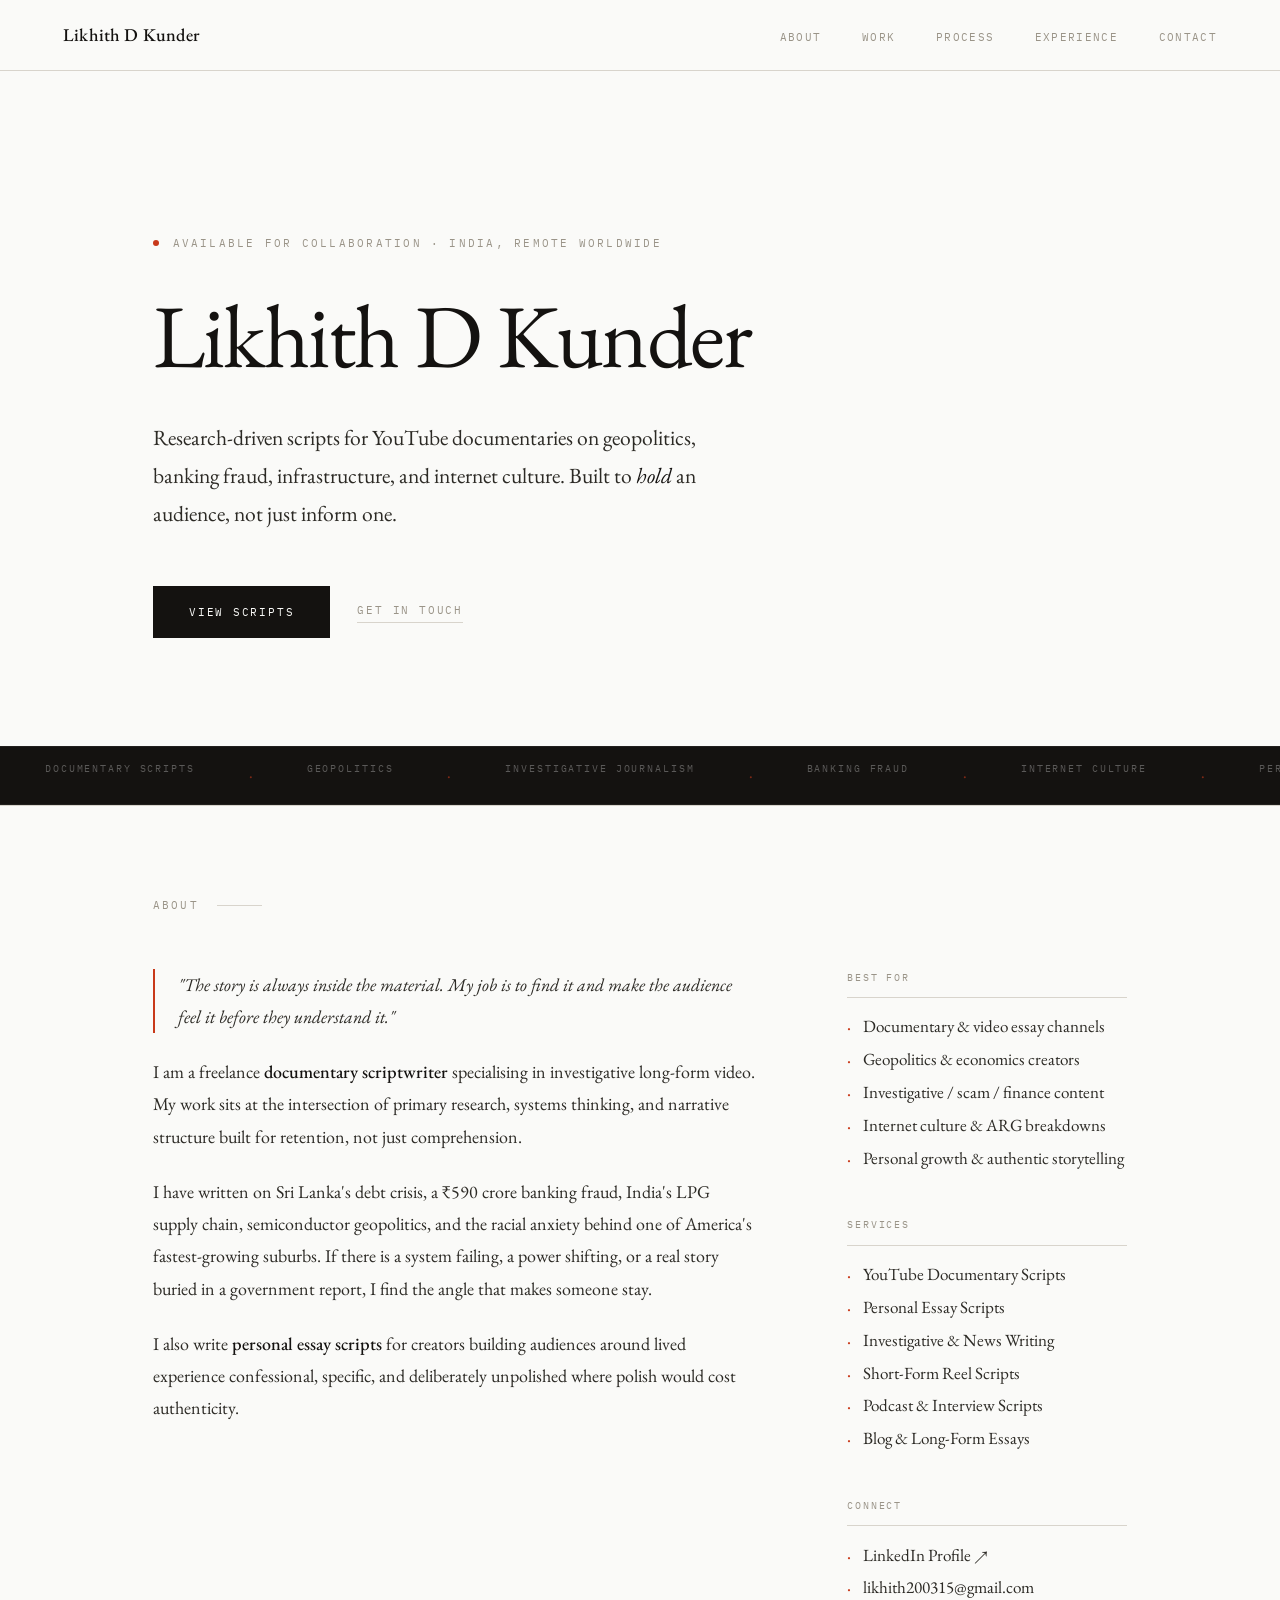
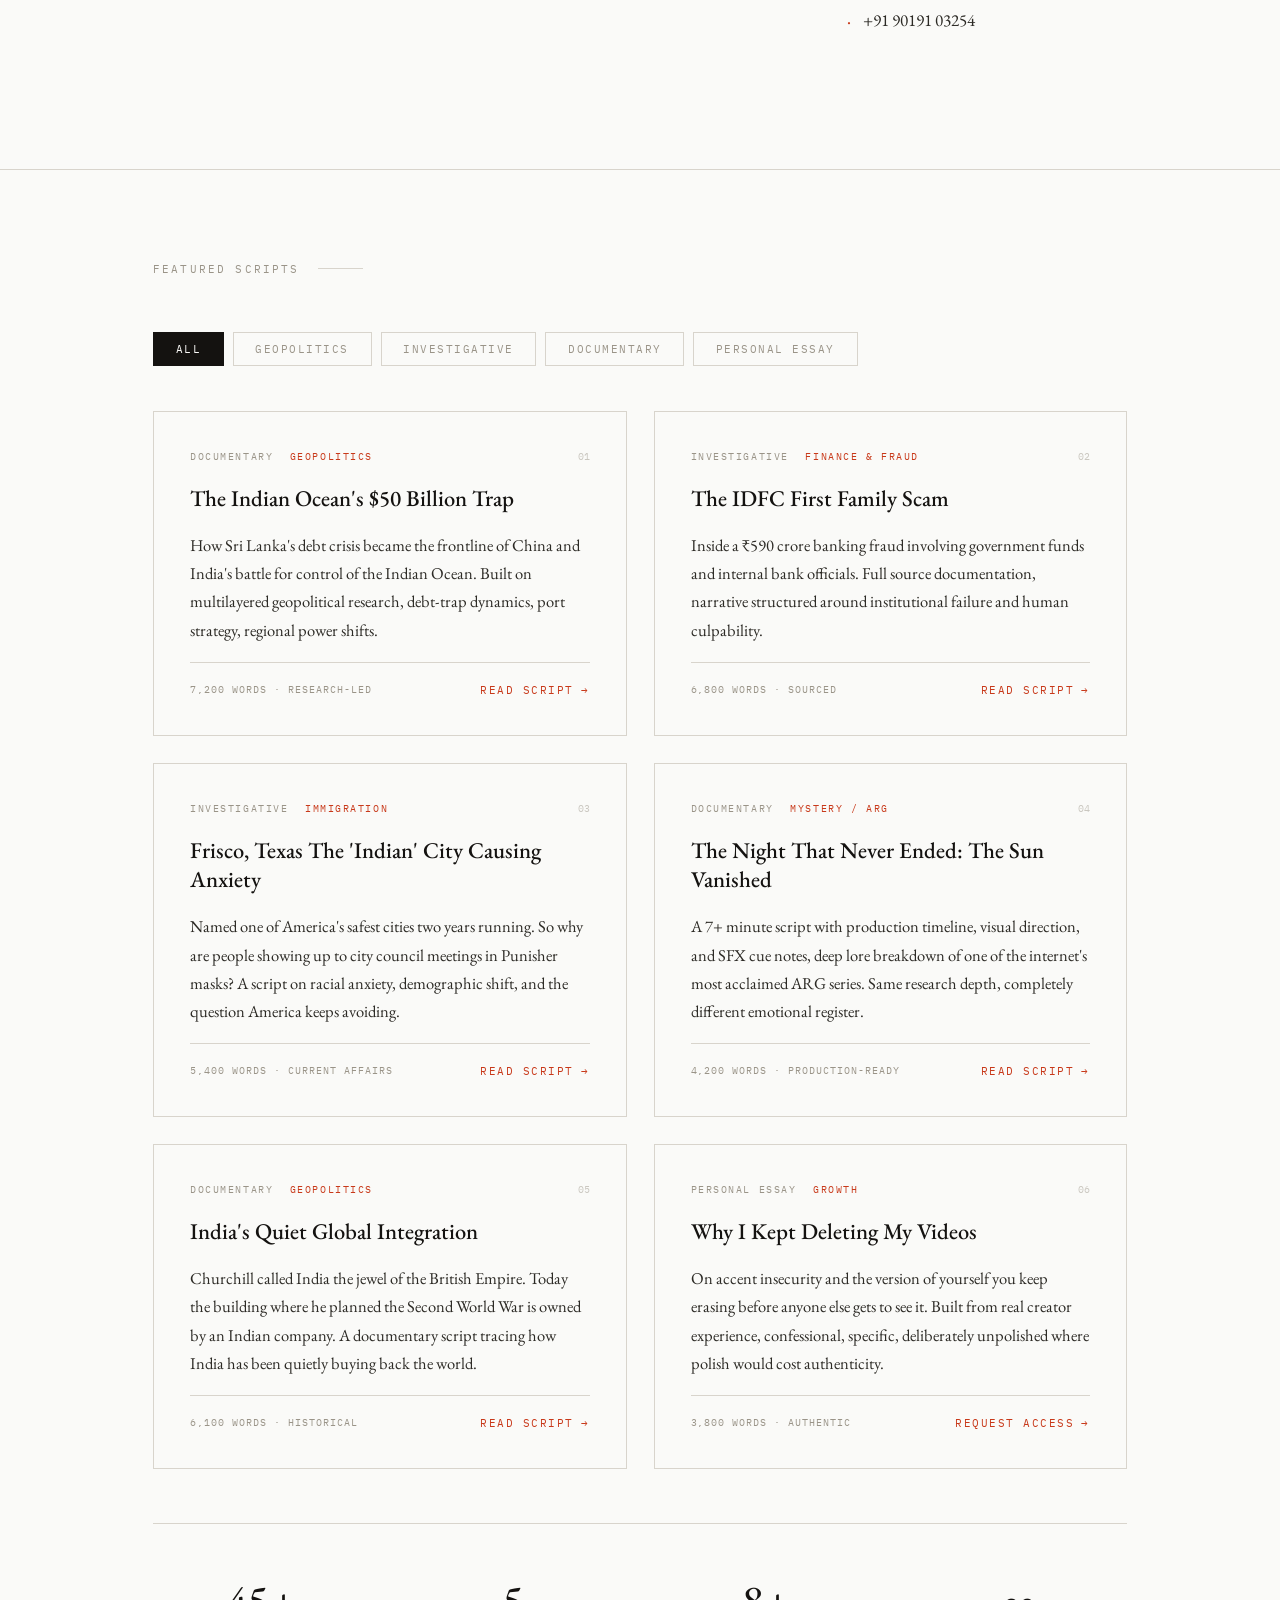
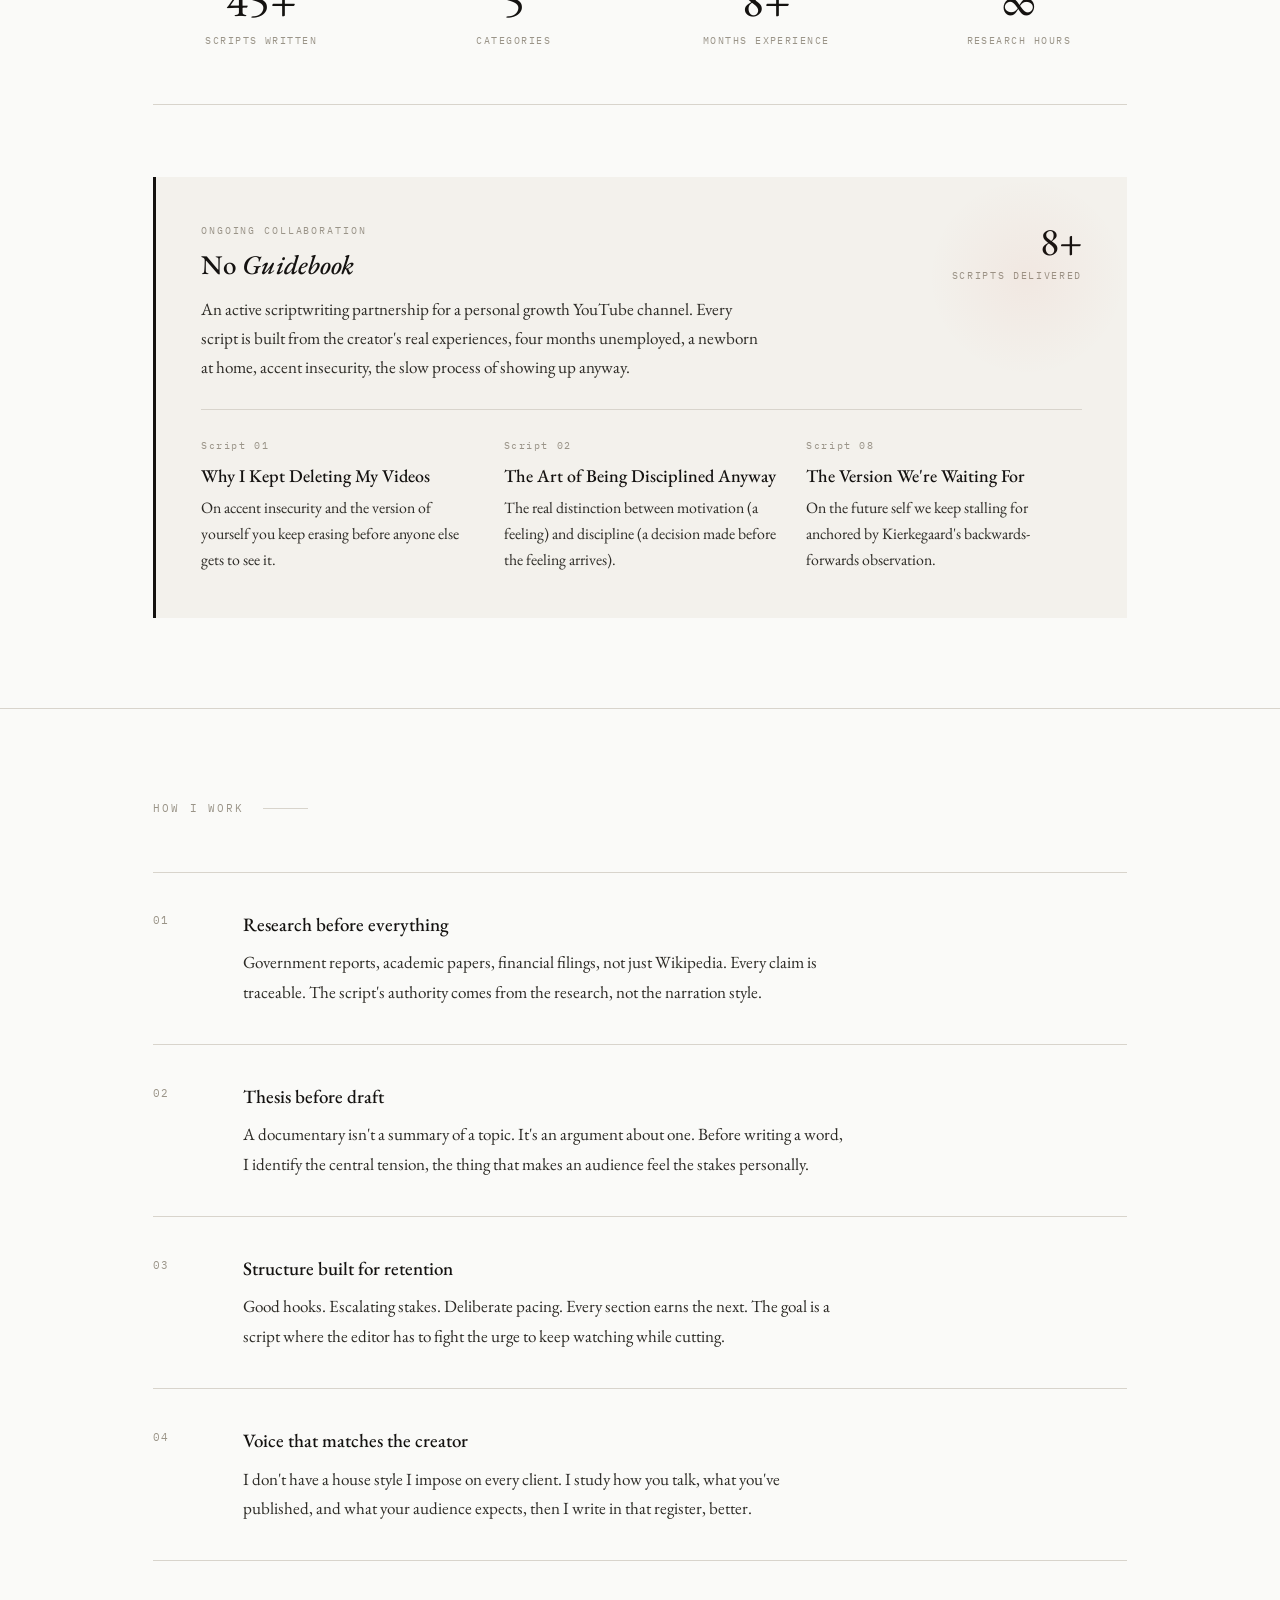
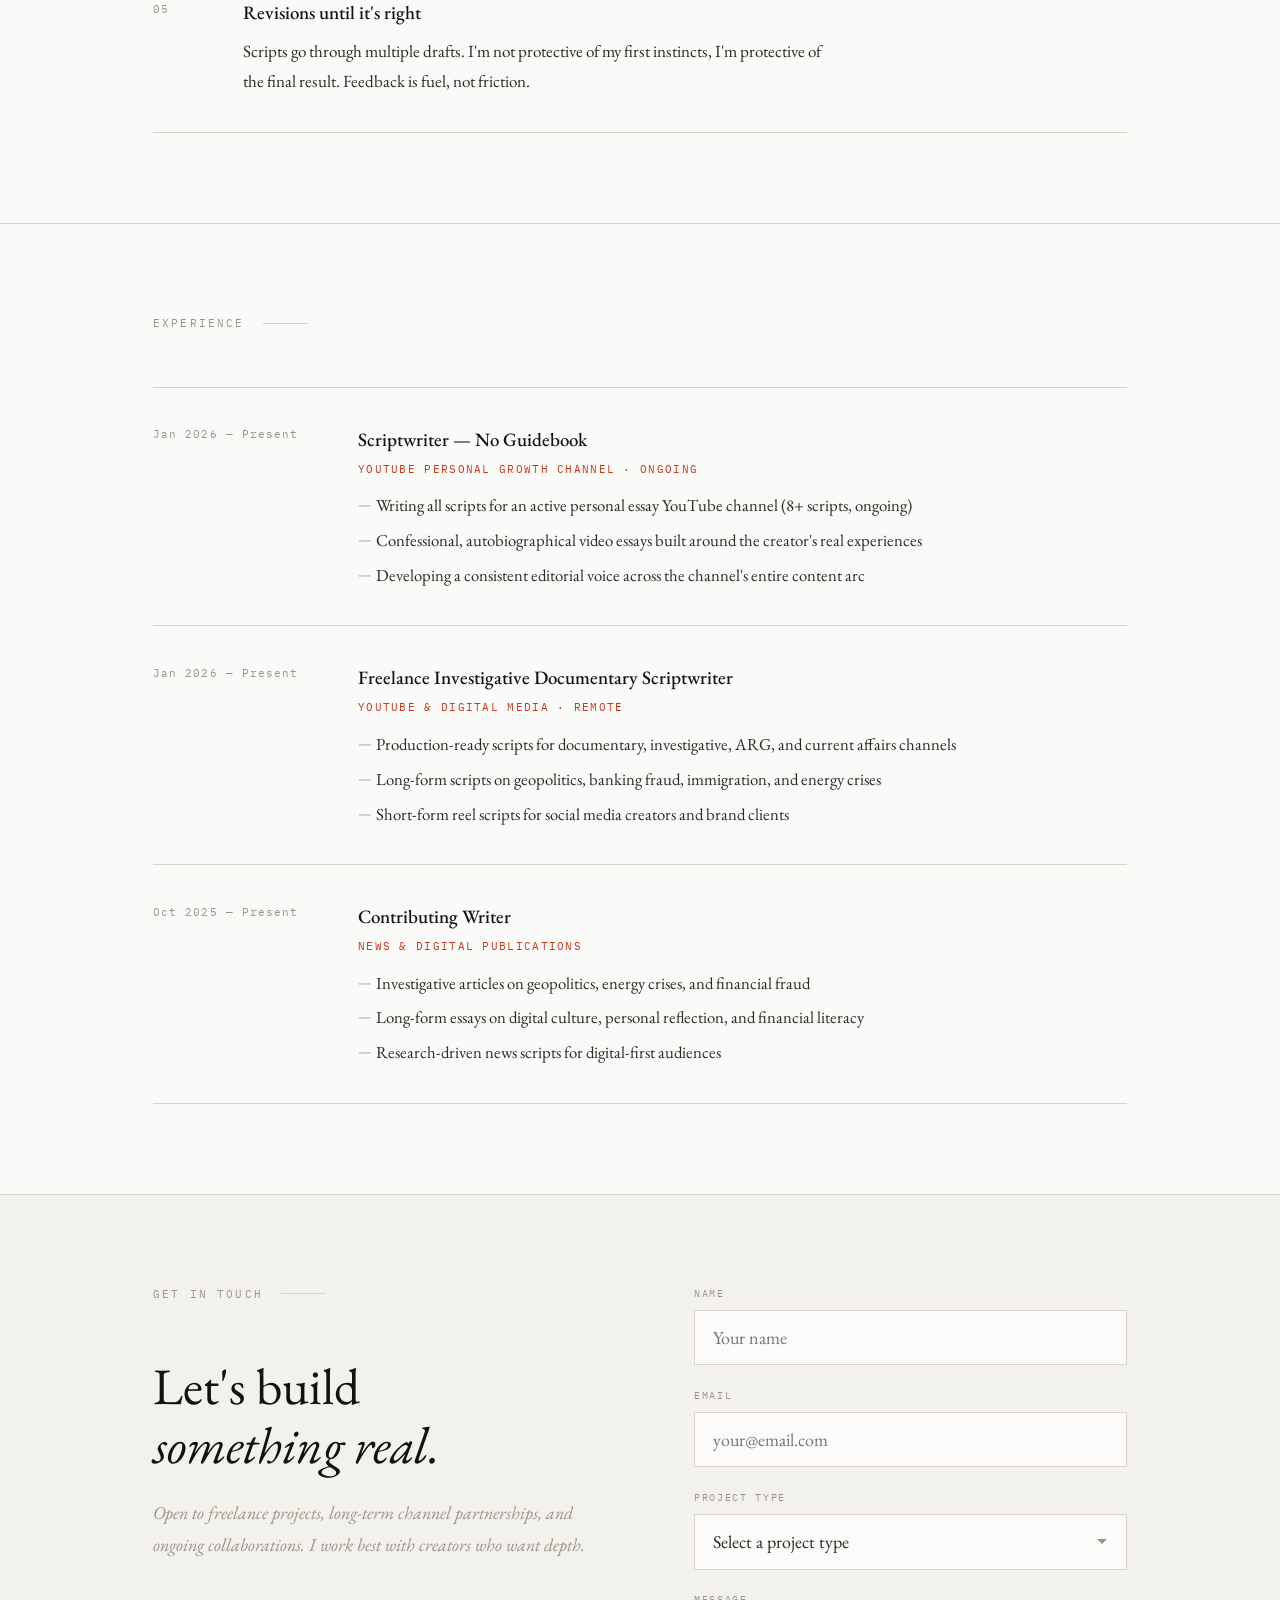
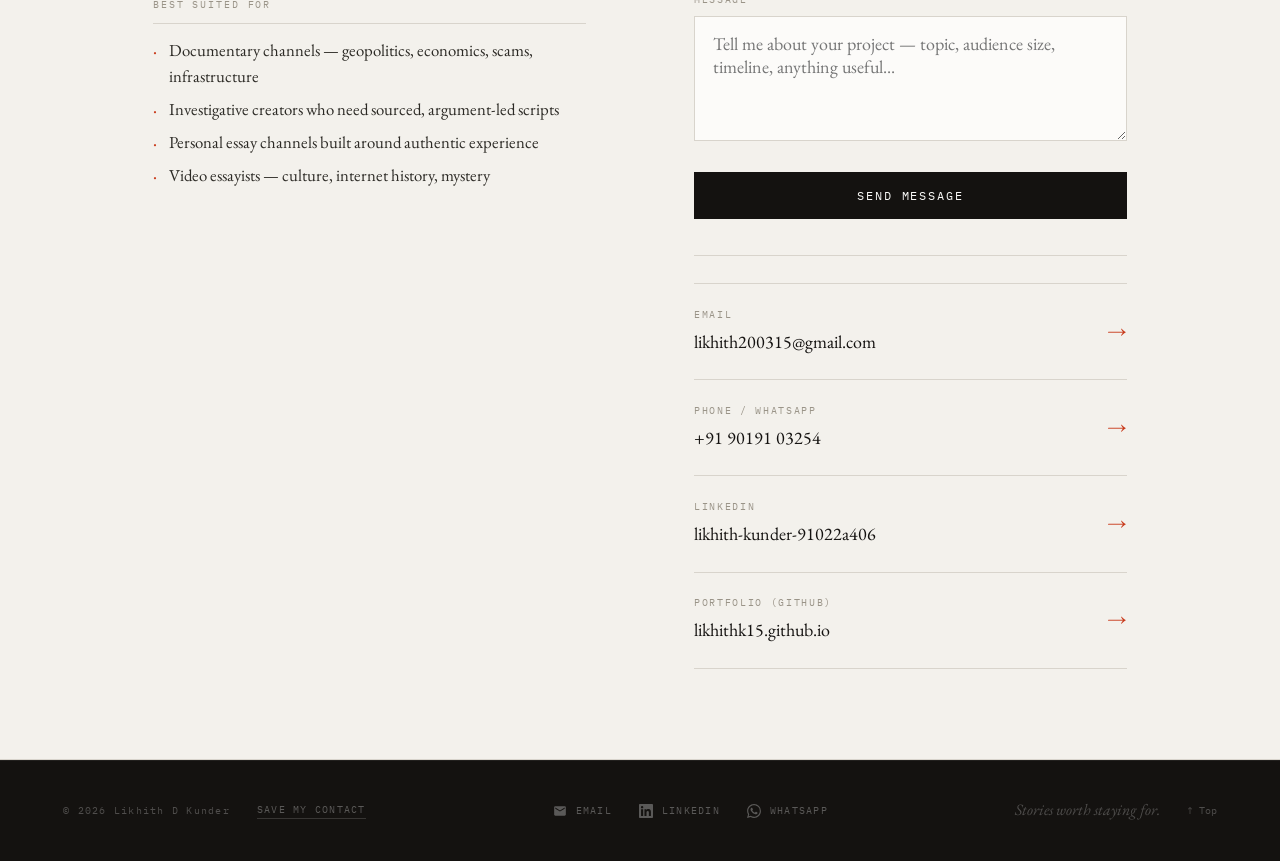
<file: index.html>
<!DOCTYPE html>
<html lang="en">
<head>
<meta charset="UTF-8">
<meta name="viewport" content="width=device-width, initial-scale=1.0">
<title>Likhith D Kunder — Documentary Scriptwriter</title>
<link rel="preconnect" href="https://fonts.googleapis.com">
<link rel="preconnect" href="https://fonts.gstatic.com" crossorigin>
<link href="https://fonts.googleapis.com/css2?family=EB+Garamond:ital,wght@0,400;0,500;0,700;1,400;1,500&family=IBM+Plex+Mono:wght@400;500&display=swap" rel="stylesheet">
<style>

/* ─── TOKENS ─── */
:root {
  --white:   #fafaf8;
  --off:     #f3f1ec;
  --rule:    #d8d4cc;
  --muted:   #9a9488;
  --body:    #2c2a25;
  --head:    #141210;
  --red:     #c8391a;
  --mono:    'IBM Plex Mono', monospace;
  --serif:   'EB Garamond', Georgia, serif;
  --shadow-sm: 0 1px 2px rgba(20,18,16,0.04);
  --shadow-md: 0 4px 12px rgba(20,18,16,0.08);
  --shadow-lg: 0 12px 40px rgba(20,18,16,0.12);
  --shadow-hover: 0 20px 60px rgba(20,18,16,0.18);
  --ease-out: cubic-bezier(0.22, 1, 0.36, 1);
  --ease-in-out: cubic-bezier(0.65, 0, 0.35, 1);
}

/* ─── RESET ─── */
*, *::before, *::after { box-sizing: border-box; margin: 0; padding: 0; }
html { scroll-behavior: smooth; font-size: 18px; }
body {
  background: var(--white);
  color: var(--body);
  font-family: var(--serif);
  line-height: 1.7;
  overflow-x: hidden;
  -webkit-font-smoothing: antialiased;
  -moz-osx-font-smoothing: grayscale;
}

::selection { background: var(--head); color: var(--white); }

/* ─── KEYFRAMES ─── */
@keyframes slideUp {
  from { transform: translateY(110%); }
  to   { transform: translateY(0); }
}
@keyframes fadeIn {
  from { opacity: 0; }
  to   { opacity: 1; }
}
@keyframes fadeUp {
  from { opacity: 0; transform: translateY(24px); }
  to   { opacity: 1; transform: translateY(0); }
}
@keyframes fadeScale {
  from { opacity: 0; transform: scale(0.96); }
  to   { opacity: 1; transform: scale(1); }
}
@keyframes pulse {
  0%, 100% { opacity: 1; }
  50% { opacity: 0.4; }
}
@keyframes marquee {
  from { transform: translateX(0); }
  to   { transform: translateX(-50%); }
}

/* ─── NAV ─── */
nav {
  position: fixed;
  top: 0; left: 0; right: 0;
  z-index: 100;
  display: flex;
  justify-content: space-between;
  align-items: center;
  padding: 1.1rem 3.5rem;
  background: rgba(250,250,248,0.94);
  backdrop-filter: blur(20px) saturate(1.2);
  -webkit-backdrop-filter: blur(20px) saturate(1.2);
  border-bottom: 1px solid var(--rule);
  transition: padding 0.3s var(--ease-out), box-shadow 0.3s var(--ease-out);
}
nav.scrolled {
  padding: 0.7rem 3.5rem;
  box-shadow: var(--shadow-md);
}
.nav-name {
  font-family: var(--serif);
  font-size: 1rem;
  font-weight: 500;
  color: var(--head);
  text-decoration: none;
  letter-spacing: 0.01em;
  position: relative;
}
.nav-name::after {
  content: '';
  position: absolute;
  bottom: -2px; left: 0;
  width: 0; height: 1px;
  background: var(--red);
  transition: width 0.3s var(--ease-out);
}
.nav-name:hover::after { width: 100%; }
.nav-links {
  display: flex;
  gap: 2.25rem;
  list-style: none;
}
.nav-links a {
  font-family: var(--mono);
  font-size: 0.62rem;
  letter-spacing: 0.12em;
  text-transform: uppercase;
  color: var(--muted);
  text-decoration: none;
  transition: color 0.2s ease;
  position: relative;
  padding-bottom: 2px;
}
.nav-links a::after {
  content: '';
  position: absolute;
  bottom: -2px; left: 0;
  width: 0; height: 1px;
  background: var(--red);
  transition: width 0.3s var(--ease-out);
}
.nav-links a:hover { color: var(--red); }
.nav-links a:hover::after { width: 100%; }

/* ─── HERO ─── */
#hero {
  padding: 13rem 3.5rem 6rem;
  max-width: 1100px;
  margin: 0 auto;
  position: relative;
}
.hero-kicker {
  font-family: var(--mono);
  font-size: 0.62rem;
  letter-spacing: 0.2em;
  text-transform: uppercase;
  color: var(--muted);
  margin-bottom: 2rem;
  opacity: 0;
  animation: fadeIn 0.6s ease forwards 0.4s;
  display: flex;
  align-items: center;
  gap: 0.75rem;
}
.hero-kicker .dot {
  width: 6px; height: 6px;
  border-radius: 50%;
  background: var(--red);
  animation: pulse 2s ease infinite;
  flex-shrink: 0;
}
.hero-name {
  font-family: var(--serif);
  font-size: clamp(3.2rem, 7vw, 6.5rem);
  font-weight: 400;
  line-height: 1.05;
  color: var(--head);
  letter-spacing: -0.02em;
  margin-bottom: 2rem;
}
.hero-name em { font-style: italic; }
.hero-line-wrap { overflow: hidden; display: block; }
.hero-line-wrap span {
  display: block;
  transform: translateY(100%);
  animation: slideUp 0.7s var(--ease-out) forwards;
}
.hero-line-wrap:nth-child(1) span { animation-delay: 0.5s; }
.hero-line-wrap:nth-child(2) span { animation-delay: 0.62s; }
.hero-desc {
  font-family: var(--serif);
  font-size: 1.2rem;
  color: var(--body);
  max-width: 560px;
  line-height: 1.75;
  margin-bottom: 3rem;
  opacity: 0;
  animation: fadeUp 0.7s ease forwards 0.65s;
}
.hero-desc em { font-style: italic; color: var(--head); }
.hero-ctas {
  display: flex;
  gap: 1.5rem;
  align-items: center;
  flex-wrap: wrap;
  opacity: 0;
  animation: fadeUp 0.7s ease forwards 0.82s;
}

/* ─── BUTTONS ─── */
.cta-primary {
  font-family: var(--mono);
  font-size: 0.62rem;
  letter-spacing: 0.16em;
  text-transform: uppercase;
  color: var(--white);
  background: var(--head);
  padding: 0.9rem 2rem;
  text-decoration: none;
  transition: all 0.3s var(--ease-out);
  border: none;
  cursor: pointer;
  position: relative;
  overflow: hidden;
  display: inline-block;
}
.cta-primary::before {
  content: '';
  position: absolute;
  top: 0; left: -100%;
  width: 100%; height: 100%;
  background: var(--red);
  transition: left 0.4s var(--ease-out);
  z-index: 0;
}
.cta-primary span { position: relative; z-index: 1; }
.cta-primary:hover::before { left: 0; }
.cta-primary:hover { transform: translateY(-2px); box-shadow: var(--shadow-lg); }
.cta-secondary {
  font-family: var(--mono);
  font-size: 0.62rem;
  letter-spacing: 0.16em;
  text-transform: uppercase;
  color: var(--muted);
  text-decoration: none;
  border-bottom: 1px solid var(--rule);
  padding-bottom: 2px;
  transition: all 0.3s var(--ease-out);
  position: relative;
}
.cta-secondary::after {
  content: '';
  position: absolute;
  bottom: -1px; left: 0;
  width: 0; height: 1px;
  background: var(--head);
  transition: width 0.3s var(--ease-out);
}
.cta-secondary:hover { color: var(--head); border-color: transparent; }
.cta-secondary:hover::after { width: 100%; }

/* ─── TICKER STRIP ─── */
.ticker-strip {
  overflow: hidden;
  background: var(--head);
  border-top: 1px solid rgba(255,255,255,0.06);
  border-bottom: 1px solid rgba(255,255,255,0.06);
  padding: 0.75rem 0;
  user-select: none;
}
.ticker-inner {
  display: flex;
  width: max-content;
  animation: marquee 28s linear infinite;
}
.ticker-inner:hover { animation-play-state: paused; }
.ticker-item {
  font-family: var(--mono);
  font-size: 0.58rem;
  letter-spacing: 0.18em;
  text-transform: uppercase;
  color: rgba(255,255,255,0.3);
  padding: 0 2.5rem;
  white-space: nowrap;
  transition: color 0.2s ease;
}
.ticker-item:hover { color: rgba(255,255,255,0.7); }
.ticker-sep {
  color: var(--red);
  opacity: 0.6;
  padding: 0 0.5rem;
}

/* ─── DIVIDER ─── */
.rule {
  width: 100%; height: 1px;
  background: var(--rule);
  transform-origin: left;
  transform: scaleX(0);
  transition: transform 0.9s var(--ease-out);
}
.rule.in { transform: scaleX(1); }

/* ─── SECTION WRAPPER ─── */
.section {
  max-width: 1100px;
  margin: 0 auto;
  padding: 5rem 3.5rem;
}

/* ─── SECTION LABEL ─── */
.s-label {
  font-family: var(--mono);
  font-size: 0.6rem;
  letter-spacing: 0.2em;
  text-transform: uppercase;
  color: var(--muted);
  margin-bottom: 3rem;
  display: flex;
  align-items: center;
  gap: 1rem;
  opacity: 0;
  transform: translateX(-16px);
  transition: opacity 0.6s ease, transform 0.6s ease;
}
.s-label.in { opacity: 1; transform: translateX(0); }
.s-label::after {
  content: '';
  display: inline-block;
  width: 2.5rem; height: 1px;
  background: var(--rule);
  transition: width 0.6s var(--ease-out), background 0.3s ease;
}
.s-label:hover::after { width: 4rem; background: var(--red); }

/* ─── ABOUT ─── */
.about-grid {
  display: grid;
  grid-template-columns: 1fr 280px;
  gap: 5rem;
  align-items: start;
}
.about-lede {
  font-family: var(--serif);
  font-size: 1.35rem;
  font-style: italic;
  color: var(--head);
  line-height: 1.6;
  margin-bottom: 2rem;
  border-left: 2px solid var(--red);
  padding-left: 1.25rem;
  transition: padding-left 0.3s var(--ease-out);
}
.about-lede:hover { padding-left: 1.5rem; }
.about-body p {
  font-size: 1rem;
  color: var(--body);
  line-height: 1.8;
  margin-bottom: 1.25rem;
  transition: color 0.2s ease;
}
.about-body p:hover { color: var(--head); }
.about-body strong { color: var(--head); font-weight: 500; }
.aside-block {
  margin-bottom: 2.5rem;
  transition: transform 0.3s var(--ease-out);
}
.aside-block:hover { transform: translateX(4px); }
.aside-label {
  font-family: var(--mono);
  font-size: 0.58rem;
  letter-spacing: 0.18em;
  text-transform: uppercase;
  color: var(--muted);
  margin-bottom: 0.9rem;
  border-bottom: 1px solid var(--rule);
  padding-bottom: 0.6rem;
  transition: color 0.2s ease, border-color 0.2s ease;
}
.aside-block:hover .aside-label { color: var(--head); border-color: var(--red); }
.aside-list {
  list-style: none;
  display: flex;
  flex-direction: column;
  gap: 0.4rem;
}
.aside-list li {
  font-family: var(--serif);
  font-size: 0.95rem;
  color: var(--body);
  line-height: 1.5;
  padding-left: 0.9rem;
  position: relative;
  transition: color 0.2s ease, padding-left 0.2s var(--ease-out);
}
.aside-list li:hover { color: var(--head); padding-left: 1.1rem; }
.aside-list li::before {
  content: '·';
  position: absolute; left: 0;
  color: var(--red);
  font-size: 1.1rem;
  line-height: 1.3;
  transition: transform 0.2s ease;
}
.aside-list li:hover::before { transform: scale(1.3); }

/* ─── FILTER TABS ─── */
.filter-tabs {
  display: flex;
  gap: 0.5rem;
  margin-bottom: 2.5rem;
  flex-wrap: wrap;
}
.filter-tab {
  font-family: var(--mono);
  font-size: 0.6rem;
  letter-spacing: 0.14em;
  text-transform: uppercase;
  color: var(--muted);
  background: transparent;
  border: 1px solid var(--rule);
  padding: 0.5rem 1.2rem;
  cursor: pointer;
  transition: all 0.3s var(--ease-out);
  position: relative;
  overflow: hidden;
}
.filter-tab::before {
  content: '';
  position: absolute;
  top: 0; left: 0;
  width: 0; height: 100%;
  background: var(--head);
  transition: width 0.3s var(--ease-out);
  z-index: 0;
}
.filter-tab span { position: relative; z-index: 1; }
.filter-tab:hover { color: var(--white); border-color: var(--head); }
.filter-tab:hover::before { width: 100%; }
.filter-tab.active {
  background: var(--head);
  color: var(--white);
  border-color: var(--head);
}
.filter-tab.active::before { width: 100%; background: var(--head); }
.filter-tab.active:hover { background: var(--red); border-color: var(--red); }
.filter-tab.active:hover::before { background: var(--red); }

/* ─── WORK GRID ─── */
.work-grid {
  display: grid;
  grid-template-columns: repeat(2, 1fr);
  gap: 1.5rem;
}
.work-card {
  background: var(--white);
  border: 1px solid var(--rule);
  padding: 2rem;
  position: relative;
  overflow: hidden;
  transition: all 0.4s var(--ease-out);
  cursor: default;
  display: flex;
  flex-direction: column;
  gap: 1rem;
}
.work-card::before {
  content: '';
  position: absolute;
  top: 0; left: 0;
  width: 3px; height: 0;
  background: var(--red);
  transition: height 0.4s var(--ease-out);
}
.work-card:hover::before { height: 100%; }
.work-card:hover {
  border-color: var(--head);
  transform: translateY(-4px);
  box-shadow: var(--shadow-hover);
}
.work-card.hidden { display: none; }
.work-card.animating-out {
  animation: fadeScale 0.2s ease reverse forwards;
}
.work-card.animating-in {
  animation: fadeScale 0.35s var(--ease-out) forwards;
}
.wc-header {
  display: flex;
  justify-content: space-between;
  align-items: flex-start;
  gap: 1rem;
}
.wc-type {
  font-family: var(--mono);
  font-size: 0.58rem;
  letter-spacing: 0.15em;
  text-transform: uppercase;
  color: var(--muted);
}
.wc-type .wc-cat {
  color: var(--red);
  margin-left: 0.5rem;
  transition: color 0.2s ease;
}
.work-card:hover .wc-type .wc-cat { color: var(--head); }
.wc-number {
  font-family: var(--mono);
  font-size: 0.58rem;
  color: var(--muted);
  opacity: 0.5;
  transition: opacity 0.2s ease;
}
.work-card:hover .wc-number { opacity: 1; }
.wc-title {
  font-family: var(--serif);
  font-size: 1.25rem;
  font-weight: 500;
  color: var(--head);
  line-height: 1.3;
  transition: color 0.2s ease;
  display: block;
}
.wc-desc {
  font-family: var(--serif);
  font-size: 0.92rem;
  color: var(--body);
  line-height: 1.7;
  flex-grow: 1;
}
.wc-footer {
  display: flex;
  justify-content: space-between;
  align-items: center;
  margin-top: auto;
  padding-top: 1rem;
  border-top: 1px solid var(--rule);
  transition: border-color 0.3s ease;
}
.work-card:hover .wc-footer { border-color: var(--head); }
.wc-meta {
  font-family: var(--mono);
  font-size: 0.55rem;
  letter-spacing: 0.1em;
  text-transform: uppercase;
  color: var(--muted);
}
.wc-link {
  font-family: var(--mono);
  font-size: 0.6rem;
  letter-spacing: 0.14em;
  text-transform: uppercase;
  color: var(--red);
  text-decoration: none;
  display: flex;
  align-items: center;
  gap: 0.4rem;
  transition: all 0.3s var(--ease-out);
}
.wc-link .wc-arrow { transition: transform 0.3s var(--ease-out); display: inline-block; }
.wc-link:hover { color: var(--head); }
.wc-link:hover .wc-arrow { transform: translateX(4px); }

/* ─── STATS BAR ─── */
.stats-bar {
  display: grid;
  grid-template-columns: repeat(4, 1fr);
  gap: 2rem;
  padding: 3rem 0;
  border-top: 1px solid var(--rule);
  border-bottom: 1px solid var(--rule);
  margin: 3rem 0;
}
.stat-item {
  text-align: center;
  transition: transform 0.3s var(--ease-out);
}
.stat-item:hover { transform: translateY(-4px); }
.stat-num {
  font-family: var(--serif);
  font-size: 2.5rem;
  font-weight: 400;
  color: var(--head);
  line-height: 1;
  margin-bottom: 0.5rem;
  transition: color 0.3s ease;
}
.stat-item:hover .stat-num { color: var(--red); }
.stat-label {
  font-family: var(--mono);
  font-size: 0.58rem;
  letter-spacing: 0.14em;
  text-transform: uppercase;
  color: var(--muted);
}

/* ─── CHANNEL BLOCK ─── */
.channel-block {
  margin-top: 4rem;
  padding: 2.5rem;
  background: var(--off);
  border-left: 3px solid var(--head);
  position: relative;
  overflow: hidden;
  transition: all 0.4s var(--ease-out);
}
.channel-block::before {
  content: '';
  position: absolute;
  top: 0; right: 0;
  width: 200px; height: 200px;
  background: radial-gradient(circle, rgba(200,57,26,0.05) 0%, transparent 70%);
  transition: transform 0.6s var(--ease-out);
}
.channel-block:hover::before { transform: scale(1.6); }
.channel-block:hover { box-shadow: var(--shadow-lg); transform: translateY(-2px); }
.ch-top {
  display: flex;
  justify-content: space-between;
  align-items: flex-start;
  margin-bottom: 1.5rem;
  gap: 2rem;
}
.ch-label {
  font-family: var(--mono);
  font-size: 0.58rem;
  letter-spacing: 0.18em;
  text-transform: uppercase;
  color: var(--muted);
  margin-bottom: 0.5rem;
  transition: color 0.2s ease;
}
.channel-block:hover .ch-label { color: var(--head); }
.ch-name {
  font-family: var(--serif);
  font-size: 1.5rem;
  font-weight: 500;
  color: var(--head);
  line-height: 1.2;
}
.ch-name em { font-style: italic; }
.ch-desc {
  font-family: var(--serif);
  font-size: 0.95rem;
  color: var(--body);
  line-height: 1.7;
  max-width: 560px;
  margin-top: 0.75rem;
}
.ch-count {
  font-family: var(--serif);
  font-size: 2.2rem;
  font-weight: 400;
  color: var(--head);
  text-align: right;
  line-height: 1;
  white-space: nowrap;
  transition: color 0.3s ease, transform 0.3s var(--ease-out);
  flex-shrink: 0;
}
.channel-block:hover .ch-count { color: var(--red); transform: scale(1.05); }
.ch-count-lbl {
  font-family: var(--mono);
  font-size: 0.58rem;
  letter-spacing: 0.16em;
  text-transform: uppercase;
  color: var(--muted);
  text-align: right;
  margin-top: 0.3rem;
}
.ch-scripts {
  display: grid;
  grid-template-columns: repeat(3, 1fr);
  gap: 1.5rem;
  margin-top: 1.5rem;
  padding-top: 1.5rem;
  border-top: 1px solid var(--rule);
}
.ch-script { transition: transform 0.3s var(--ease-out); }
.ch-script:hover { transform: translateY(-4px); }
.ch-script-num {
  font-family: var(--mono);
  font-size: 0.58rem;
  letter-spacing: 0.15em;
  color: var(--muted);
  margin-bottom: 0.5rem;
  transition: color 0.2s ease;
}
.ch-script:hover .ch-script-num { color: var(--red); }
.ch-script-title {
  font-family: var(--serif);
  font-size: 1rem;
  font-weight: 500;
  color: var(--head);
  margin-bottom: 0.4rem;
  line-height: 1.35;
  transition: color 0.2s ease;
}
.ch-script:hover .ch-script-title { color: var(--red); }
.ch-script-desc {
  font-family: var(--serif);
  font-size: 0.88rem;
  color: var(--body);
  line-height: 1.65;
}

/* ─── PROCESS ─── */
.process-list { display: flex; flex-direction: column; }
.process-item {
  display: grid;
  grid-template-columns: 3rem 1fr;
  gap: 2rem;
  padding: 2rem 0;
  border-top: 1px solid var(--rule);
  position: relative;
  transition: all 0.3s var(--ease-out);
}
.process-item:last-child { border-bottom: 1px solid var(--rule); }
.process-item::before {
  content: '';
  position: absolute;
  top: 0; left: 0;
  width: 0; height: 100%;
  background: rgba(200,57,26,0.03);
  transition: width 0.4s var(--ease-out);
  z-index: -1;
}
.process-item:hover::before { width: 100%; }
.process-item:hover { padding-left: 1rem; }
.p-n {
  font-family: var(--mono);
  font-size: 0.6rem;
  letter-spacing: 0.1em;
  color: var(--muted);
  padding-top: 0.15rem;
  transition: color 0.2s ease;
}
.process-item:hover .p-n { color: var(--red); }
.p-title {
  font-family: var(--serif);
  font-size: 1.05rem;
  font-weight: 500;
  color: var(--head);
  margin-bottom: 0.4rem;
  transition: color 0.2s ease;
}
.process-item:hover .p-title { color: var(--red); }
.p-text {
  font-family: var(--serif);
  font-size: 0.95rem;
  color: var(--body);
  line-height: 1.75;
  max-width: 600px;
}

/* ─── EXPERIENCE ─── */
.exp-list { display: flex; flex-direction: column; }
.exp-item {
  display: grid;
  grid-template-columns: 160px 1fr;
  gap: 2.5rem;
  padding: 2rem 0;
  border-top: 1px solid var(--rule);
  position: relative;
  transition: all 0.3s var(--ease-out);
}
.exp-item:last-child { border-bottom: 1px solid var(--rule); }
.exp-item::before {
  content: '';
  position: absolute;
  top: 0; left: 0;
  width: 0; height: 100%;
  background: rgba(200,57,26,0.03);
  transition: width 0.4s var(--ease-out);
  z-index: -1;
}
.exp-item:hover::before { width: 100%; }
.exp-item:hover { padding-left: 1rem; }
.exp-period {
  font-family: var(--mono);
  font-size: 0.6rem;
  letter-spacing: 0.1em;
  color: var(--muted);
  line-height: 1.6;
  padding-top: 0.15rem;
  transition: color 0.2s ease;
}
.exp-item:hover .exp-period { color: var(--red); }
.exp-role {
  font-family: var(--serif);
  font-size: 1.05rem;
  font-weight: 500;
  color: var(--head);
  margin-bottom: 0.2rem;
  transition: color 0.2s ease;
}
.exp-item:hover .exp-role { color: var(--red); }
.exp-org {
  font-family: var(--mono);
  font-size: 0.6rem;
  letter-spacing: 0.12em;
  text-transform: uppercase;
  color: var(--red);
  margin-bottom: 0.8rem;
}
.exp-items { list-style: none; display: flex; flex-direction: column; gap: 0.4rem; }
.exp-items li {
  font-family: var(--serif);
  font-size: 0.93rem;
  color: var(--body);
  line-height: 1.65;
  padding-left: 1rem;
  position: relative;
  transition: color 0.2s ease, padding-left 0.2s var(--ease-out);
}
.exp-items li:hover { color: var(--head); padding-left: 1.2rem; }
.exp-items li::before {
  content: '—';
  position: absolute; left: 0;
  color: var(--muted);
  font-size: 0.8rem;
  transition: color 0.2s ease;
}
.exp-items li:hover::before { color: var(--red); }

/* ─── CONTACT ─── */
#contact-section {
  background: var(--off);
  border-top: 1px solid var(--rule);
  border-bottom: 1px solid var(--rule);
}
#contact-section .section {
  display: grid;
  grid-template-columns: 1fr 1fr;
  gap: 6rem;
  align-items: start;
}
.contact-head {
  font-family: var(--serif);
  font-size: clamp(2rem, 4vw, 3.2rem);
  font-weight: 400;
  line-height: 1.15;
  color: var(--head);
  margin-bottom: 1.25rem;
}
.contact-head em { font-style: italic; }
.contact-note {
  font-family: var(--serif);
  font-size: 1rem;
  color: var(--muted);
  font-style: italic;
  line-height: 1.75;
  margin-bottom: 2rem;
}
.contact-for-lbl {
  font-family: var(--mono);
  font-size: 0.58rem;
  letter-spacing: 0.18em;
  text-transform: uppercase;
  color: var(--muted);
  margin-bottom: 0.75rem;
  border-bottom: 1px solid var(--rule);
  padding-bottom: 0.5rem;
  transition: color 0.2s ease, border-color 0.2s ease;
}
.contact-for-lbl:hover { color: var(--head); border-color: var(--red); }
.contact-for-list { list-style: none; display: flex; flex-direction: column; gap: 0.4rem; }
.contact-for-list li {
  font-family: var(--serif);
  font-size: 0.93rem;
  color: var(--body);
  line-height: 1.55;
  padding-left: 0.9rem;
  position: relative;
  transition: color 0.2s ease, padding-left 0.2s var(--ease-out);
}
.contact-for-list li:hover { color: var(--head); padding-left: 1.1rem; }
.contact-for-list li::before {
  content: '·';
  position: absolute; left: 0;
  color: var(--red);
  font-size: 1.1rem;
  line-height: 1.3;
  transition: transform 0.2s ease;
}
.contact-for-list li:hover::before { transform: scale(1.3); }

/* ─── CONTACT FORM ─── */
.contact-form-wrapper { display: flex; flex-direction: column; }
.contact-form { margin-bottom: 1.5rem; }
.form-group {
  margin-bottom: 1.2rem;
  position: relative;
}
.form-group label {
  font-family: var(--mono);
  font-size: 0.58rem;
  letter-spacing: 0.16em;
  text-transform: uppercase;
  color: var(--muted);
  display: block;
  margin-bottom: 0.4rem;
  transition: color 0.2s ease;
}
.form-group:focus-within label { color: var(--head); }
.form-group input,
.form-group select,
.form-group textarea {
  background: rgba(255,255,255,0.7);
  border: 1px solid var(--rule);
  color: var(--body);
  font-family: var(--serif);
  font-size: 1rem;
  padding: 0.85rem 1rem;
  width: 100%;
  transition: all 0.3s var(--ease-out);
  outline: none;
  -webkit-appearance: none;
  appearance: none;
  border-radius: 0;
}
.form-group input:hover,
.form-group select:hover,
.form-group textarea:hover { border-color: var(--muted); background: rgba(255,255,255,0.9); }
.form-group input:focus,
.form-group select:focus,
.form-group textarea:focus {
  border-color: var(--red);
  background: #fff;
  box-shadow: 0 0 0 3px rgba(200,57,26,0.08);
}
.form-group textarea { min-height: 6rem; resize: vertical; }
.form-group select {
  cursor: pointer;
  background-image: url("data:image/svg+xml,%3Csvg xmlns='http://www.w3.org/2000/svg' width='12' height='12' viewBox='0 0 12 12'%3E%3Cpath fill='%239a9488' d='M6 8L1 3h10z'/%3E%3C/svg%3E");
  background-repeat: no-repeat;
  background-position: right 1rem center;
  background-color: rgba(255,255,255,0.7);
  padding-right: 2.5rem;
}
.form-submit {
  font-family: var(--mono);
  font-size: 0.65rem;
  letter-spacing: 0.16em;
  text-transform: uppercase;
  color: var(--white);
  background: var(--head);
  padding: 0.9rem 2rem;
  border: none;
  cursor: pointer;
  transition: all 0.3s var(--ease-out);
  width: 100%;
  position: relative;
  overflow: hidden;
}
.form-submit::before {
  content: '';
  position: absolute;
  top: 0; left: -100%;
  width: 100%; height: 100%;
  background: var(--red);
  transition: left 0.4s var(--ease-out);
  z-index: 0;
}
.form-submit:hover::before { left: 0; }
.form-submit:hover { transform: translateY(-2px); box-shadow: var(--shadow-lg); }
.form-submit .btn-text { position: relative; z-index: 1; }
.form-submit:disabled { opacity: 0.6; cursor: not-allowed; transform: none; box-shadow: none; }
.form-submit:disabled::before { display: none; }

.form-message {
  font-family: var(--serif);
  font-size: 1.05rem;
  font-style: italic;
  color: var(--head);
  text-align: center;
  padding: 1.5rem;
  display: none;
  border: 1px solid var(--rule);
  background: var(--white);
  line-height: 1.6;
}
.form-message.show { display: block; animation: fadeScale 0.4s var(--ease-out); }
.form-message.error { color: var(--red); border-color: rgba(200,57,26,0.2); }
.form-message.success { border-color: rgba(20,18,16,0.1); }

/* ─── CONTACT LINKS ─── */
.contact-links-separator {
  border-top: 1px solid var(--rule);
  padding-top: 1.5rem;
  margin-top: 0.5rem;
}
.contact-links { display: flex; flex-direction: column; }
.c-link {
  display: flex;
  justify-content: space-between;
  align-items: center;
  padding: 1.2rem 0;
  border-bottom: 1px solid var(--rule);
  text-decoration: none;
  transition: all 0.3s var(--ease-out);
  position: relative;
  overflow: hidden;
}
.c-link::before {
  content: '';
  position: absolute;
  top: 0; left: 0;
  width: 0; height: 100%;
  background: rgba(200,57,26,0.03);
  transition: width 0.4s var(--ease-out);
  z-index: -1;
}
.c-link:hover::before { width: 100%; }
.c-link:first-child { border-top: 1px solid var(--rule); }
.c-link:hover { padding-left: 0.6rem; }
.c-link:hover .c-arrow { transform: translateX(6px); }
.c-link-lbl {
  font-family: var(--mono);
  font-size: 0.58rem;
  letter-spacing: 0.16em;
  text-transform: uppercase;
  color: var(--muted);
  margin-bottom: 0.2rem;
  transition: color 0.2s ease;
}
.c-link:hover .c-link-lbl { color: var(--head); }
.c-link-val {
  font-family: var(--serif);
  font-size: 1rem;
  color: var(--head);
  transition: color 0.2s ease;
}
.c-link:hover .c-link-val { color: var(--red); }
.c-arrow {
  color: var(--red);
  font-size: 1.1rem;
  transition: transform 0.3s var(--ease-out);
  flex-shrink: 0;
}

/* ─── FOOTER ─── */
footer {
  background: var(--head);
  border-top: 1px solid rgba(255,255,255,0.06);
  padding: 2rem 3.5rem;
  display: flex;
  justify-content: space-between;
  align-items: center;
  flex-wrap: wrap;
  gap: 1rem;
}
.f-left { display: flex; align-items: center; gap: 1.5rem; }
.f-copy {
  font-family: var(--mono);
  font-size: 0.58rem;
  letter-spacing: 0.12em;
  color: rgba(255,255,255,0.25);
  transition: color 0.2s ease;
}
.f-copy:hover { color: rgba(255,255,255,0.5); }
.f-center { display: flex; gap: 1.5rem; align-items: center; }
.f-icon-link {
  font-family: var(--mono);
  font-size: 0.58rem;
  letter-spacing: 0.12em;
  text-transform: uppercase;
  color: rgba(255,255,255,0.3);
  text-decoration: none;
  display: flex;
  align-items: center;
  gap: 0.5rem;
  transition: all 0.3s var(--ease-out);
  padding: 0.3rem 0;
  position: relative;
}
.f-icon-link::after {
  content: '';
  position: absolute;
  bottom: 0; left: 0;
  width: 0; height: 1px;
  background: var(--red);
  transition: width 0.3s var(--ease-out);
}
.f-icon-link:hover { color: var(--white); }
.f-icon-link:hover::after { width: 100%; }
.f-icon-link svg {
  width: 14px; height: 14px;
  fill: currentColor;
  transition: transform 0.3s var(--ease-out);
  flex-shrink: 0;
}
.f-icon-link:hover svg { transform: translateY(-2px); }
.f-right { display: flex; align-items: center; gap: 1.5rem; }
.f-tag {
  font-family: var(--serif);
  font-size: 0.88rem;
  font-style: italic;
  color: rgba(255,255,255,0.25);
  transition: color 0.2s ease;
}
.f-tag:hover { color: rgba(255,255,255,0.5); }
.f-top {
  font-family: var(--mono);
  font-size: 0.58rem;
  color: rgba(255,255,255,0.25);
  text-decoration: none;
  transition: all 0.3s var(--ease-out);
  display: flex;
  align-items: center;
  gap: 0.3rem;
}
.f-top:hover { color: var(--white); transform: translateY(-2px); }
.f-vcf {
  font-family: var(--mono);
  font-size: 0.58rem;
  letter-spacing: 0.12em;
  text-transform: uppercase;
  color: rgba(255,255,255,0.3);
  text-decoration: none;
  border-bottom: 1px solid rgba(255,255,255,0.15);
  padding-bottom: 2px;
  transition: all 0.3s var(--ease-out);
  background: none;
  border-top: none;
  border-left: none;
  border-right: none;
  cursor: pointer;
  position: relative;
}
.f-vcf::after {
  content: '';
  position: absolute;
  bottom: -1px; left: 0;
  width: 0; height: 1px;
  background: var(--red);
  transition: width 0.3s var(--ease-out);
}
.f-vcf:hover { color: rgba(255,255,255,0.7); border-bottom-color: transparent; }
.f-vcf:hover::after { width: 100%; }

/* ─── REVEAL ─── */
.reveal {
  opacity: 0;
  transform: translateY(20px);
  transition: opacity 0.7s ease, transform 0.7s ease;
}
.reveal.in { opacity: 1; transform: translateY(0); }

/* ─── RESPONSIVE ─── */
@media (max-width: 860px) {
  nav { padding: 1rem 1.5rem; }
  nav.scrolled { padding: 0.75rem 1.5rem; }
  .nav-links { gap: 1.5rem; }
  #hero { padding: 10rem 1.5rem 4rem; }
  .section { padding: 4rem 1.5rem; }
  .about-grid { grid-template-columns: 1fr; gap: 3rem; }
  .work-grid { grid-template-columns: 1fr; }
  .ch-top { flex-direction: column; }
  .ch-scripts { grid-template-columns: 1fr; gap: 1.25rem; }
  .exp-item { grid-template-columns: 1fr; gap: 0.5rem; }
  #contact-section .section { grid-template-columns: 1fr; gap: 3rem; }
  .stats-bar { grid-template-columns: repeat(2, 1fr); gap: 1.5rem; }
  footer { flex-direction: column; gap: 0.75rem; text-align: center; padding: 1.5rem; }
  .f-left, .f-center, .f-right { flex-wrap: wrap; justify-content: center; }
}
@media (max-width: 600px) {
  .nav-links { display: none; }
  nav { justify-content: center; }
  .hero-name { font-size: clamp(2.4rem, 10vw, 3.5rem); }
  .form-group input, .form-group select, .form-group textarea { font-size: 16px; }
  .stats-bar { grid-template-columns: 1fr 1fr; }
  .ch-scripts { padding: 1.5rem 0; }
}
</style>
</head>
<body>

<!-- NAV -->
<nav id="main-nav">
  <a href="#hero" class="nav-name">Likhith D Kunder</a>
  <ul class="nav-links">
    <li><a href="#about">About</a></li>
    <li><a href="#work">Work</a></li>
    <li><a href="#process">Process</a></li>
    <li><a href="#experience">Experience</a></li>
    <li><a href="#contact">Contact</a></li>
  </ul>
</nav>

<!-- HERO -->
<div id="hero">
  <p class="hero-kicker">
    <span class="dot"></span>
    Available for collaboration · India, remote worldwide
  </p>
  <h1 class="hero-name">
    <span class="hero-line-wrap"><span>Likhith D Kunder</span></span>
  </h1>
  <p class="hero-desc">
    Research-driven scripts for YouTube documentaries on geopolitics, banking fraud, infrastructure, and internet culture. Built to <em>hold</em> an audience, not just inform one.
  </p>
  <div class="hero-ctas">
    <a href="#work" class="cta-primary"><span>View Scripts</span></a>
    <a href="mailto:likhith200315@gmail.com" class="cta-secondary">Get in touch</a>
  </div>
</div>

<!-- TICKER -->
<div class="ticker-strip">
  <div class="ticker-inner" id="ticker-inner">
    <span class="ticker-item">Documentary Scripts</span><span class="ticker-sep">·</span>
    <span class="ticker-item">Geopolitics</span><span class="ticker-sep">·</span>
    <span class="ticker-item">Investigative Journalism</span><span class="ticker-sep">·</span>
    <span class="ticker-item">Banking Fraud</span><span class="ticker-sep">·</span>
    <span class="ticker-item">Internet Culture</span><span class="ticker-sep">·</span>
    <span class="ticker-item">Personal Essay</span><span class="ticker-sep">·</span>
    <span class="ticker-item">Video Essays</span><span class="ticker-sep">·</span>
    <span class="ticker-item">Long-Form Narrative</span><span class="ticker-sep">·</span>
    <span class="ticker-item">Research-Led Storytelling</span><span class="ticker-sep">·</span>
    <span class="ticker-item">YouTube Creators</span><span class="ticker-sep">·</span>
    <!-- duplicate for seamless loop -->
    <span class="ticker-item">Documentary Scripts</span><span class="ticker-sep">·</span>
    <span class="ticker-item">Geopolitics</span><span class="ticker-sep">·</span>
    <span class="ticker-item">Investigative Journalism</span><span class="ticker-sep">·</span>
    <span class="ticker-item">Banking Fraud</span><span class="ticker-sep">·</span>
    <span class="ticker-item">Internet Culture</span><span class="ticker-sep">·</span>
    <span class="ticker-item">Personal Essay</span><span class="ticker-sep">·</span>
    <span class="ticker-item">Video Essays</span><span class="ticker-sep">·</span>
    <span class="ticker-item">Long-Form Narrative</span><span class="ticker-sep">·</span>
    <span class="ticker-item">Research-Led Storytelling</span><span class="ticker-sep">·</span>
    <span class="ticker-item">YouTube Creators</span><span class="ticker-sep">·</span>
  </div>
</div>

<div class="rule"></div>

<!-- ABOUT -->
<section id="about">
  <div class="section">
    <div class="s-label">About</div>
    <div class="about-grid reveal">
      <div class="about-body">
        <p class="about-lede">"The story is always inside the material. My job is to find it and make the audience feel it before they understand it."</p>
        <p>I am a freelance <strong>documentary scriptwriter</strong> specialising in investigative long-form video. My work sits at the intersection of primary research, systems thinking, and narrative structure built for retention, not just comprehension.</p>
        <p>I have written on Sri Lanka's debt crisis, a ₹590 crore banking fraud, India's LPG supply chain, semiconductor geopolitics, and the racial anxiety behind one of America's fastest-growing suburbs. If there is a system failing, a power shifting, or a real story buried in a government report, I find the angle that makes someone stay.</p>
        <p>I also write <strong>personal essay scripts</strong> for creators building audiences around lived experience confessional, specific, and deliberately unpolished where polish would cost authenticity.</p>
      </div>
      <div>
        <div class="aside-block">
          <div class="aside-label">Best For</div>
          <ul class="aside-list">
            <li>Documentary &amp; video essay channels</li>
            <li>Geopolitics &amp; economics creators</li>
            <li>Investigative / scam / finance content</li>
            <li>Internet culture &amp; ARG breakdowns</li>
            <li>Personal growth &amp; authentic storytelling</li>
          </ul>
        </div>
        <div class="aside-block">
          <div class="aside-label">Services</div>
          <ul class="aside-list">
            <li>YouTube Documentary Scripts</li>
            <li>Personal Essay Scripts</li>
            <li>Investigative &amp; News Writing</li>
            <li>Short-Form Reel Scripts</li>
            <li>Podcast &amp; Interview Scripts</li>
            <li>Blog &amp; Long-Form Essays</li>
          </ul>
        </div>
        <div class="aside-block">
          <div class="aside-label">Connect</div>
          <ul class="aside-list">
            <li><a href="https://www.linkedin.com/in/likhith-kunder-91022a406" target="_blank" rel="noopener" style="color:inherit;text-decoration:none;transition:color 0.2s ease;" onmouseover="this.style.color='var(--red)'" onmouseout="this.style.color='inherit'">LinkedIn Profile ↗</a></li>
            <li><a href="mailto:likhith200315@gmail.com" style="color:inherit;text-decoration:none;transition:color 0.2s ease;" onmouseover="this.style.color='var(--red)'" onmouseout="this.style.color='inherit'">likhith200315@gmail.com</a></li>
            <li><a href="tel:+919019103254" style="color:inherit;text-decoration:none;transition:color 0.2s ease;" onmouseover="this.style.color='var(--red)'" onmouseout="this.style.color='inherit'">+91 90191 03254</a></li>
          </ul>
        </div>
      </div>
    </div>
  </div>
</section>

<div class="rule"></div>

<!-- WORK -->
<section id="work">
  <div class="section">
    <div class="s-label">Featured Scripts</div>

    <div class="filter-tabs reveal">
      <button class="filter-tab active" data-filter="all"><span>All</span></button>
      <button class="filter-tab" data-filter="geopolitics"><span>Geopolitics</span></button>
      <button class="filter-tab" data-filter="investigative"><span>Investigative</span></button>
      <button class="filter-tab" data-filter="documentary"><span>Documentary</span></button>
      <button class="filter-tab" data-filter="personal"><span>Personal Essay</span></button>
    </div>

    <div class="work-grid reveal" id="work-grid">

      <div class="work-card" data-category="geopolitics documentary">
        <div class="wc-header">
          <div class="wc-type">Documentary <span class="wc-cat">Geopolitics</span></div>
          <div class="wc-number">01</div>
        </div>
        <div class="wc-title">The Indian Ocean's $50 Billion Trap</div>
        <div class="wc-desc">How Sri Lanka's debt crisis became the frontline of China and India's battle for control of the Indian Ocean. Built on multilayered geopolitical research, debt-trap dynamics, port strategy, regional power shifts.</div>
        <div class="wc-footer">
          <span class="wc-meta">7,200 words · Research-led</span>
          <a class="wc-link" href="https://drive.google.com/file/d/1R0tQJaLFXetGmIhN32o9UlX9P3KNSUJ2/view?usp=sharing" target="_blank" rel="noopener">Read Script <span class="wc-arrow">→</span></a>
        </div>
      </div>

      <div class="work-card" data-category="investigative">
        <div class="wc-header">
          <div class="wc-type">Investigative <span class="wc-cat">Finance &amp; Fraud</span></div>
          <div class="wc-number">02</div>
        </div>
        <div class="wc-title">The IDFC First Family Scam</div>
        <div class="wc-desc">Inside a ₹590 crore banking fraud involving government funds and internal bank officials. Full source documentation, narrative structured around institutional failure and human culpability.</div>
        <div class="wc-footer">
          <span class="wc-meta">6,800 words · Sourced</span>
          <a class="wc-link" href="https://drive.google.com/file/d/14EAXOMFD4hCbfFvT-L39G37wJEgOp-kO/view?usp=sharing" target="_blank" rel="noopener">Read Script <span class="wc-arrow">→</span></a>
        </div>
      </div>

      <div class="work-card" data-category="investigative">
        <div class="wc-header">
          <div class="wc-type">Investigative <span class="wc-cat">Immigration</span></div>
          <div class="wc-number">03</div>
        </div>
        <div class="wc-title">Frisco, Texas The 'Indian' City Causing Anxiety</div>
        <div class="wc-desc">Named one of America's safest cities two years running. So why are people showing up to city council meetings in Punisher masks? A script on racial anxiety, demographic shift, and the question America keeps avoiding.</div>
        <div class="wc-footer">
          <span class="wc-meta">5,400 words · Current Affairs</span>
          <a class="wc-link" href="https://docs.google.com/document/d/1p3vRm1J1ryMD0csIA6ukDuJ02W4yMcffJncKSWr2bBg/edit?usp=sharing" target="_blank" rel="noopener">Read Script <span class="wc-arrow">→</span></a>
        </div>
      </div>

      <div class="work-card" data-category="documentary">
        <div class="wc-header">
          <div class="wc-type">Documentary <span class="wc-cat">Mystery / ARG</span></div>
          <div class="wc-number">04</div>
        </div>
        <div class="wc-title">The Night That Never Ended: The Sun Vanished</div>
        <div class="wc-desc">A 7+ minute script with production timeline, visual direction, and SFX cue notes, deep lore breakdown of one of the internet's most acclaimed ARG series. Same research depth, completely different emotional register.</div>
        <div class="wc-footer">
          <span class="wc-meta">4,200 words · Production-ready</span>
          <a class="wc-link" href="https://docs.google.com/document/d/1-im5RK4_h_kfGRGT2oeZpc9AHo17aCqy_zSuVI-_xH8/edit?usp=sharing" target="_blank" rel="noopener">Read Script <span class="wc-arrow">→</span></a>
        </div>
      </div>

      <div class="work-card" data-category="geopolitics documentary">
        <div class="wc-header">
          <div class="wc-type">Documentary <span class="wc-cat">Geopolitics</span></div>
          <div class="wc-number">05</div>
        </div>
        <div class="wc-title">India's Quiet Global Integration</div>
        <div class="wc-desc">Churchill called India the jewel of the British Empire. Today the building where he planned the Second World War is owned by an Indian company. A documentary script tracing how India has been quietly buying back the world.</div>
        <div class="wc-footer">
          <span class="wc-meta">6,100 words · Historical</span>
          <a class="wc-link" href="https://docs.google.com/document/d/1c_81ASiIsQCUSpVr-qxkLXaWP3zxTaxO/edit?usp=sharing" target="_blank" rel="noopener">Read Script <span class="wc-arrow">→</span></a>
        </div>
      </div>

      <div class="work-card" data-category="personal">
        <div class="wc-header">
          <div class="wc-type">Personal Essay <span class="wc-cat">Growth</span></div>
          <div class="wc-number">06</div>
        </div>
        <div class="wc-title">Why I Kept Deleting My Videos</div>
        <div class="wc-desc">On accent insecurity and the version of yourself you keep erasing before anyone else gets to see it. Built from real creator experience, confessional, specific, deliberately unpolished where polish would cost authenticity.</div>
        <div class="wc-footer">
          <span class="wc-meta">3,800 words · Authentic</span>
          <a class="wc-link" href="#contact" onclick="document.querySelector('#contact').scrollIntoView({behavior:'smooth'}); return false;">Request Access <span class="wc-arrow">→</span></a>
        </div>
      </div>

    </div>

    <!-- Stats Bar -->
    <div class="stats-bar reveal">
      <div class="stat-item">
        <div class="stat-num">45+</div>
        <div class="stat-label">Scripts Written</div>
      </div>
      <div class="stat-item">
        <div class="stat-num">5</div>
        <div class="stat-label">Categories</div>
      </div>
      <div class="stat-item">
        <div class="stat-num">8+</div>
        <div class="stat-label">Months Experience</div>
      </div>
      <div class="stat-item">
        <div class="stat-num">∞</div>
        <div class="stat-label">Research Hours</div>
      </div>
    </div>

    <!-- Channel Block -->
    <div class="channel-block reveal">
      <div class="ch-top">
        <div>
          <div class="ch-label">Ongoing Collaboration</div>
          <div class="ch-name">No <em>Guidebook</em></div>
          <div class="ch-desc">An active scriptwriting partnership for a personal growth YouTube channel. Every script is built from the creator's real experiences, four months unemployed, a newborn at home, accent insecurity, the slow process of showing up anyway.</div>
        </div>
        <div>
          <div class="ch-count">8+</div>
          <div class="ch-count-lbl">Scripts Delivered</div>
        </div>
      </div>
      <div class="ch-scripts">
        <div class="ch-script">
          <div class="ch-script-num">Script 01</div>
          <div class="ch-script-title">Why I Kept Deleting My Videos</div>
          <div class="ch-script-desc">On accent insecurity and the version of yourself you keep erasing before anyone else gets to see it.</div>
        </div>
        <div class="ch-script">
          <div class="ch-script-num">Script 02</div>
          <div class="ch-script-title">The Art of Being Disciplined Anyway</div>
          <div class="ch-script-desc">The real distinction between motivation (a feeling) and discipline (a decision made before the feeling arrives).</div>
        </div>
        <div class="ch-script">
          <div class="ch-script-num">Script 08</div>
          <div class="ch-script-title">The Version We're Waiting For</div>
          <div class="ch-script-desc">On the future self we keep stalling for anchored by Kierkegaard's backwards-forwards observation.</div>
        </div>
      </div>
    </div>

  </div>
</section>

<div class="rule"></div>

<!-- PROCESS -->
<section id="process">
  <div class="section">
    <div class="s-label">How I Work</div>
    <div class="process-list reveal">
      <div class="process-item">
        <div class="p-n">01</div>
        <div>
          <div class="p-title">Research before everything</div>
          <div class="p-text">Government reports, academic papers, financial filings, not just Wikipedia. Every claim is traceable. The script's authority comes from the research, not the narration style.</div>
        </div>
      </div>
      <div class="process-item">
        <div class="p-n">02</div>
        <div>
          <div class="p-title">Thesis before draft</div>
          <div class="p-text">A documentary isn't a summary of a topic. It's an argument about one. Before writing a word, I identify the central tension, the thing that makes an audience feel the stakes personally.</div>
        </div>
      </div>
      <div class="process-item">
        <div class="p-n">03</div>
        <div>
          <div class="p-title">Structure built for retention</div>
          <div class="p-text">Good hooks. Escalating stakes. Deliberate pacing. Every section earns the next. The goal is a script where the editor has to fight the urge to keep watching while cutting.</div>
        </div>
      </div>
      <div class="process-item">
        <div class="p-n">04</div>
        <div>
          <div class="p-title">Voice that matches the creator</div>
          <div class="p-text">I don't have a house style I impose on every client. I study how you talk, what you've published, and what your audience expects, then I write in that register, better.</div>
        </div>
      </div>
      <div class="process-item">
        <div class="p-n">05</div>
        <div>
          <div class="p-title">Revisions until it's right</div>
          <div class="p-text">Scripts go through multiple drafts. I'm not protective of my first instincts, I'm protective of the final result. Feedback is fuel, not friction.</div>
        </div>
      </div>
    </div>
  </div>
</section>

<div class="rule"></div>

<!-- EXPERIENCE -->
<section id="experience">
  <div class="section">
    <div class="s-label">Experience</div>
    <div class="exp-list reveal">
      <div class="exp-item">
        <div class="exp-period">Jan 2026 — Present</div>
        <div>
          <div class="exp-role">Scriptwriter — No Guidebook</div>
          <div class="exp-org">YouTube Personal Growth Channel · Ongoing</div>
          <ul class="exp-items">
            <li>Writing all scripts for an active personal essay YouTube channel (8+ scripts, ongoing)</li>
            <li>Confessional, autobiographical video essays built around the creator's real experiences</li>
            <li>Developing a consistent editorial voice across the channel's entire content arc</li>
          </ul>
        </div>
      </div>
      <div class="exp-item">
        <div class="exp-period">Jan 2026 — Present</div>
        <div>
          <div class="exp-role">Freelance Investigative Documentary Scriptwriter</div>
          <div class="exp-org">YouTube &amp; Digital Media · Remote</div>
          <ul class="exp-items">
            <li>Production-ready scripts for documentary, investigative, ARG, and current affairs channels</li>
            <li>Long-form scripts on geopolitics, banking fraud, immigration, and energy crises</li>
            <li>Short-form reel scripts for social media creators and brand clients</li>
          </ul>
        </div>
      </div>
      <div class="exp-item">
        <div class="exp-period">Oct 2025 — Present</div>
        <div>
          <div class="exp-role">Contributing Writer</div>
          <div class="exp-org">News &amp; Digital Publications</div>
          <ul class="exp-items">
            <li>Investigative articles on geopolitics, energy crises, and financial fraud</li>
            <li>Long-form essays on digital culture, personal reflection, and financial literacy</li>
            <li>Research-driven news scripts for digital-first audiences</li>
          </ul>
        </div>
      </div>
    </div>
  </div>
</section>

<!-- CONTACT -->
<div id="contact-section">
  <div id="contact" class="section">
    <div>
      <div class="s-label">Get In Touch</div>
      <h2 class="contact-head">Let's build<br><em>something real.</em></h2>
      <p class="contact-note">Open to freelance projects, long-term channel partnerships, and ongoing collaborations. I work best with creators who want depth.</p>
      <div class="contact-for-lbl">Best suited for</div>
      <ul class="contact-for-list">
        <li>Documentary channels — geopolitics, economics, scams, infrastructure</li>
        <li>Investigative creators who need sourced, argument-led scripts</li>
        <li>Personal essay channels built around authentic experience</li>
        <li>Video essayists — culture, internet history, mystery</li>
      </ul>
    </div>
    <div class="contact-form-wrapper reveal">
      <form id="contact-form" class="contact-form" novalidate>
        <div class="form-group">
          <label for="form-name">Name</label>
          <input type="text" id="form-name" name="name" required placeholder="Your name" autocomplete="name">
        </div>
        <div class="form-group">
          <label for="form-email">Email</label>
          <input type="email" id="form-email" name="email" required placeholder="your@email.com" autocomplete="email">
        </div>
        <div class="form-group">
          <label for="form-type">Project Type</label>
          <select id="form-type" name="project_type" required>
            <option value="" disabled selected>Select a project type</option>
            <option value="Documentary Script">Documentary Script</option>
            <option value="Personal Essay Script">Personal Essay Script</option>
            <option value="Investigative Script">Investigative Script</option>
            <option value="Short-Form Reel Script">Short-Form Reel Script</option>
            <option value="Blog / Long-Form Essay">Blog / Long-Form Essay</option>
            <option value="Podcast / Interview Script">Podcast / Interview Script</option>
            <option value="Other">Other</option>
          </select>
        </div>
        <div class="form-group">
          <label for="form-message">Message</label>
          <textarea id="form-message" name="message" rows="4" required placeholder="Tell me about your project — topic, audience size, timeline, anything useful..."></textarea>
        </div>
        <button type="submit" class="form-submit" id="form-submit">
          <span class="btn-text">Send Message</span>
        </button>
      </form>
      <div id="form-success" class="form-message success"></div>
      <div id="form-error" class="form-message error"></div>

      <div class="contact-links-separator"></div>
      <div class="contact-links">
        <a href="mailto:likhith200315@gmail.com" class="c-link">
          <div>
            <div class="c-link-lbl">Email</div>
            <div class="c-link-val">likhith200315@gmail.com</div>
          </div>
          <span class="c-arrow">→</span>
        </a>
        <a href="tel:+919019103254" class="c-link">
          <div>
            <div class="c-link-lbl">Phone / WhatsApp</div>
            <div class="c-link-val">+91 90191 03254</div>
          </div>
          <span class="c-arrow">→</span>
        </a>
        <a href="https://www.linkedin.com/in/likhith-kunder-91022a406" class="c-link" target="_blank" rel="noopener">
          <div>
            <div class="c-link-lbl">LinkedIn</div>
            <div class="c-link-val">likhith-kunder-91022a406</div>
          </div>
          <span class="c-arrow">→</span>
        </a>
        <a href="https://likhithk15.github.io/likhith-portfolio/" class="c-link" target="_blank" rel="noopener">
          <div>
            <div class="c-link-lbl">Portfolio (GitHub)</div>
            <div class="c-link-val">likhithk15.github.io</div>
          </div>
          <span class="c-arrow">→</span>
        </a>
      </div>
    </div>
  </div>
</div>

<!-- FOOTER -->
<footer>
  <div class="f-left">
    <span class="f-copy">© 2026 Likhith D Kunder</span>
    <button class="f-vcf" id="vcf-download" type="button">Save My Contact</button>
  </div>
  <div class="f-center">
    <!-- Gmail -->
    <a href="mailto:likhith200315@gmail.com" class="f-icon-link" aria-label="Email">
      <svg viewBox="0 0 24 24" aria-hidden="true"><path d="M20 4H4c-1.1 0-2 .9-2 2v12c0 1.1.9 2 2 2h16c1.1 0 2-.9 2-2V6c0-1.1-.9-2-2-2zm0 4l-8 5-8-5V6l8 5 8-5v2z"/></svg>
      Email
    </a>
    <!-- LinkedIn -->
    <a href="https://www.linkedin.com/in/likhith-kunder-91022a406" class="f-icon-link" target="_blank" rel="noopener" aria-label="LinkedIn">
      <svg viewBox="0 0 24 24" aria-hidden="true"><path d="M20.447 20.452h-3.554v-5.569c0-1.328-.027-3.037-1.852-3.037-1.853 0-2.136 1.445-2.136 2.939v5.667H9.351V9h3.414v1.561h.046c.477-.9 1.637-1.85 3.37-1.85 3.601 0 4.267 2.37 4.267 5.455v6.286zM5.337 7.433a2.062 2.062 0 0 1-2.063-2.065 2.064 2.064 0 1 1 2.063 2.065zm1.782 13.019H3.555V9h3.564v11.452zM22.225 0H1.771C.792 0 0 .774 0 1.729v20.542C0 23.227.792 24 1.771 24h20.451C23.2 24 24 23.227 24 22.271V1.729C24 .774 23.2 0 22.222 0h.003z"/></svg>
      LinkedIn
    </a>
    <!-- WhatsApp -->
    <a href="https://wa.me/919019103254" class="f-icon-link" target="_blank" rel="noopener" aria-label="WhatsApp">
      <svg viewBox="0 0 24 24" aria-hidden="true"><path d="M17.472 14.382c-.297-.149-1.758-.867-2.03-.967-.273-.099-.471-.148-.67.15-.197.297-.767.966-.94 1.164-.173.199-.347.223-.644.075-.297-.15-1.255-.463-2.39-1.475-.883-.788-1.48-1.761-1.653-2.059-.173-.297-.018-.458.13-.606.134-.133.298-.347.446-.52.149-.174.198-.298.298-.497.099-.198.05-.371-.025-.52-.075-.149-.669-1.612-.916-2.207-.242-.579-.487-.5-.669-.51-.173-.008-.371-.01-.57-.01-.198 0-.52.074-.792.372-.272.297-1.04 1.016-1.04 2.479 0 1.462 1.065 2.875 1.213 3.074.149.198 2.096 3.2 5.077 4.487.709.306 1.262.489 1.694.625.712.227 1.36.195 1.871.118.571-.085 1.758-.719 2.006-1.413.248-.694.248-1.289.173-1.413-.074-.124-.272-.198-.57-.347m-5.421 7.403h-.004a9.87 9.87 0 0 1-5.031-1.378l-.361-.214-3.741.982.998-3.648-.235-.374a9.86 9.86 0 0 1-1.51-5.26c.001-5.45 4.436-9.884 9.888-9.884 2.64 0 5.122 1.03 6.988 2.898a9.825 9.825 0 0 1 2.893 6.994c-.003 5.45-4.437 9.884-9.885 9.884m8.413-18.297A11.815 11.815 0 0 0 12.05 0C5.495 0 .16 5.335.157 11.892c0 2.096.547 4.142 1.588 5.945L.057 24l6.305-1.654a11.882 11.882 0 0 0 5.683 1.448h.005c6.554 0 11.89-5.335 11.893-11.893a11.821 11.821 0 0 0-3.48-8.413Z"/></svg>
      WhatsApp
    </a>
  </div>
  <div class="f-right">
    <span class="f-tag">Stories worth staying for.</span>
    <a href="#hero" class="f-top">↑ Top</a>
  </div>
</footer>

<script>
/* ─── NAV SCROLL ─── */
const nav = document.getElementById('main-nav');
window.addEventListener('scroll', () => {
  nav.classList.toggle('scrolled', window.scrollY > 60);
});

/* ─── RULE REVEAL ─── */
const rules = document.querySelectorAll('.rule');
const ruleObs = new IntersectionObserver((entries) => {
  entries.forEach(e => { if (e.isIntersecting) e.target.classList.add('in'); });
}, { threshold: 0.2 });
rules.forEach(r => ruleObs.observe(r));

/* ─── SECTION LABELS REVEAL ─── */
const labels = document.querySelectorAll('.s-label');
const labelObs = new IntersectionObserver((entries) => {
  entries.forEach(e => { if (e.isIntersecting) e.target.classList.add('in'); });
}, { threshold: 0.3 });
labels.forEach(l => labelObs.observe(l));

/* ─── GENERAL REVEALS ─── */
const reveals = document.querySelectorAll('.reveal');
const revealObs = new IntersectionObserver((entries) => {
  entries.forEach(e => { if (e.isIntersecting) e.target.classList.add('in'); });
}, { threshold: 0.1 });
reveals.forEach(r => revealObs.observe(r));

/* ─── FILTER TABS ─── */
const tabs = document.querySelectorAll('.filter-tab');
const cards = document.querySelectorAll('.work-card');

tabs.forEach(tab => {
  tab.addEventListener('click', () => {
    tabs.forEach(t => t.classList.remove('active'));
    tab.classList.add('active');

    const filter = tab.dataset.filter;

    cards.forEach(card => {
      const cats = card.dataset.category || '';
      const match = filter === 'all' || cats.includes(filter);

      if (match) {
        card.classList.remove('hidden');
        card.style.animation = 'none';
        card.offsetHeight; // reflow
        card.style.animation = 'fadeScale 0.35s cubic-bezier(0.22,1,0.36,1) forwards';
      } else {
        card.classList.add('hidden');
      }
    });
  });
});

/* ─── CONTACT FORM ─── */
const form = document.getElementById('contact-form');
const submitBtn = document.getElementById('form-submit');
const successMsg = document.getElementById('form-success');
const errorMsg = document.getElementById('form-error');

form.addEventListener('submit', function(e) {
  e.preventDefault();

  const name = document.getElementById('form-name').value.trim();
  const email = document.getElementById('form-email').value.trim();
  const type = document.getElementById('form-type').value;
  const message = document.getElementById('form-message').value.trim();

  if (!name || !email || !type || !message) {
    errorMsg.textContent = 'Please fill in all fields before sending.';
    errorMsg.classList.add('show', 'error');
    successMsg.classList.remove('show');
    return;
  }

  const emailRegex = /^[^\s@]+@[^\s@]+\.[^\s@]+$/;
  if (!emailRegex.test(email)) {
    errorMsg.textContent = 'Please enter a valid email address.';
    errorMsg.classList.add('show', 'error');
    successMsg.classList.remove('show');
    return;
  }

  // Build mailto link with pre-filled subject and body
  const subject = encodeURIComponent('Portfolio Enquiry: ' + type + ' — ' + name);
  const body = encodeURIComponent(
    'Name: ' + name + '\n' +
    'Email: ' + email + '\n' +
    'Project Type: ' + type + '\n\n' +
    'Message:\n' + message
  );
  const mailtoHref = 'mailto:likhith200315@gmail.com?subject=' + subject + '&body=' + body;

  submitBtn.disabled = true;
  const originalText = submitBtn.querySelector('.btn-text').textContent;
  submitBtn.querySelector('.btn-text').textContent = 'Opening mail client…';

  // Open the mailto link
  window.location.href = mailtoHref;

  // Show success message after a short delay
  setTimeout(() => {
    form.style.display = 'none';
    successMsg.innerHTML = 'Your mail client should have opened with the message pre-filled.<br><br>If not, email me directly at <a href="mailto:likhith200315@gmail.com" style="color:var(--red);text-decoration:none;">likhith200315@gmail.com</a><br><br><em>I respond within 48 hours.</em>';
    successMsg.classList.add('show');
    errorMsg.classList.remove('show');
    submitBtn.disabled = false;
    submitBtn.querySelector('.btn-text').textContent = originalText;
  }, 1000);
});

/* ─── VCF DOWNLOAD ─── */
document.getElementById('vcf-download').addEventListener('click', function() {
  const vcf = [
    'BEGIN:VCARD',
    'VERSION:3.0',
    'FN:Likhith D Kunder',
    'N:Kunder;Likhith;D;;',
    'TITLE:Documentary Scriptwriter',
    'EMAIL;TYPE=INTERNET:likhith200315@gmail.com',
    'TEL;TYPE=CELL:+919019103254',
    'URL:https://likhithk15.github.io/likhith-portfolio/',
    'URL:https://www.linkedin.com/in/likhith-kunder-91022a406',
    'NOTE:Research-driven scripts for YouTube documentaries on geopolitics\\, banking fraud\\, infrastructure\\, and internet culture.',
    'END:VCARD'
  ].join('\r\n');

  const blob = new Blob([vcf], { type: 'text/vcard' });
  const url = URL.createObjectURL(blob);
  const a = document.createElement('a');
  a.href = url;
  a.download = 'Likhith_D_Kunder.vcf';
  document.body.appendChild(a);
  a.click();
  document.body.removeChild(a);
  URL.revokeObjectURL(url);

  this.textContent = 'Saved ✓';
  setTimeout(() => { this.textContent = 'Save My Contact'; }, 3000);
});

/* ─── SMOOTH NAV SCROLL ─── */
document.querySelectorAll('a[href^="#"]').forEach(link => {
  link.addEventListener('click', function(e) {
    const target = document.querySelector(this.getAttribute('href'));
    if (target) {
      e.preventDefault();
      const offset = 80;
      const top = target.getBoundingClientRect().top + window.scrollY - offset;
      window.scrollTo({ top, behavior: 'smooth' });
    }
  });
});
</script>
</body>
</html>
</file>
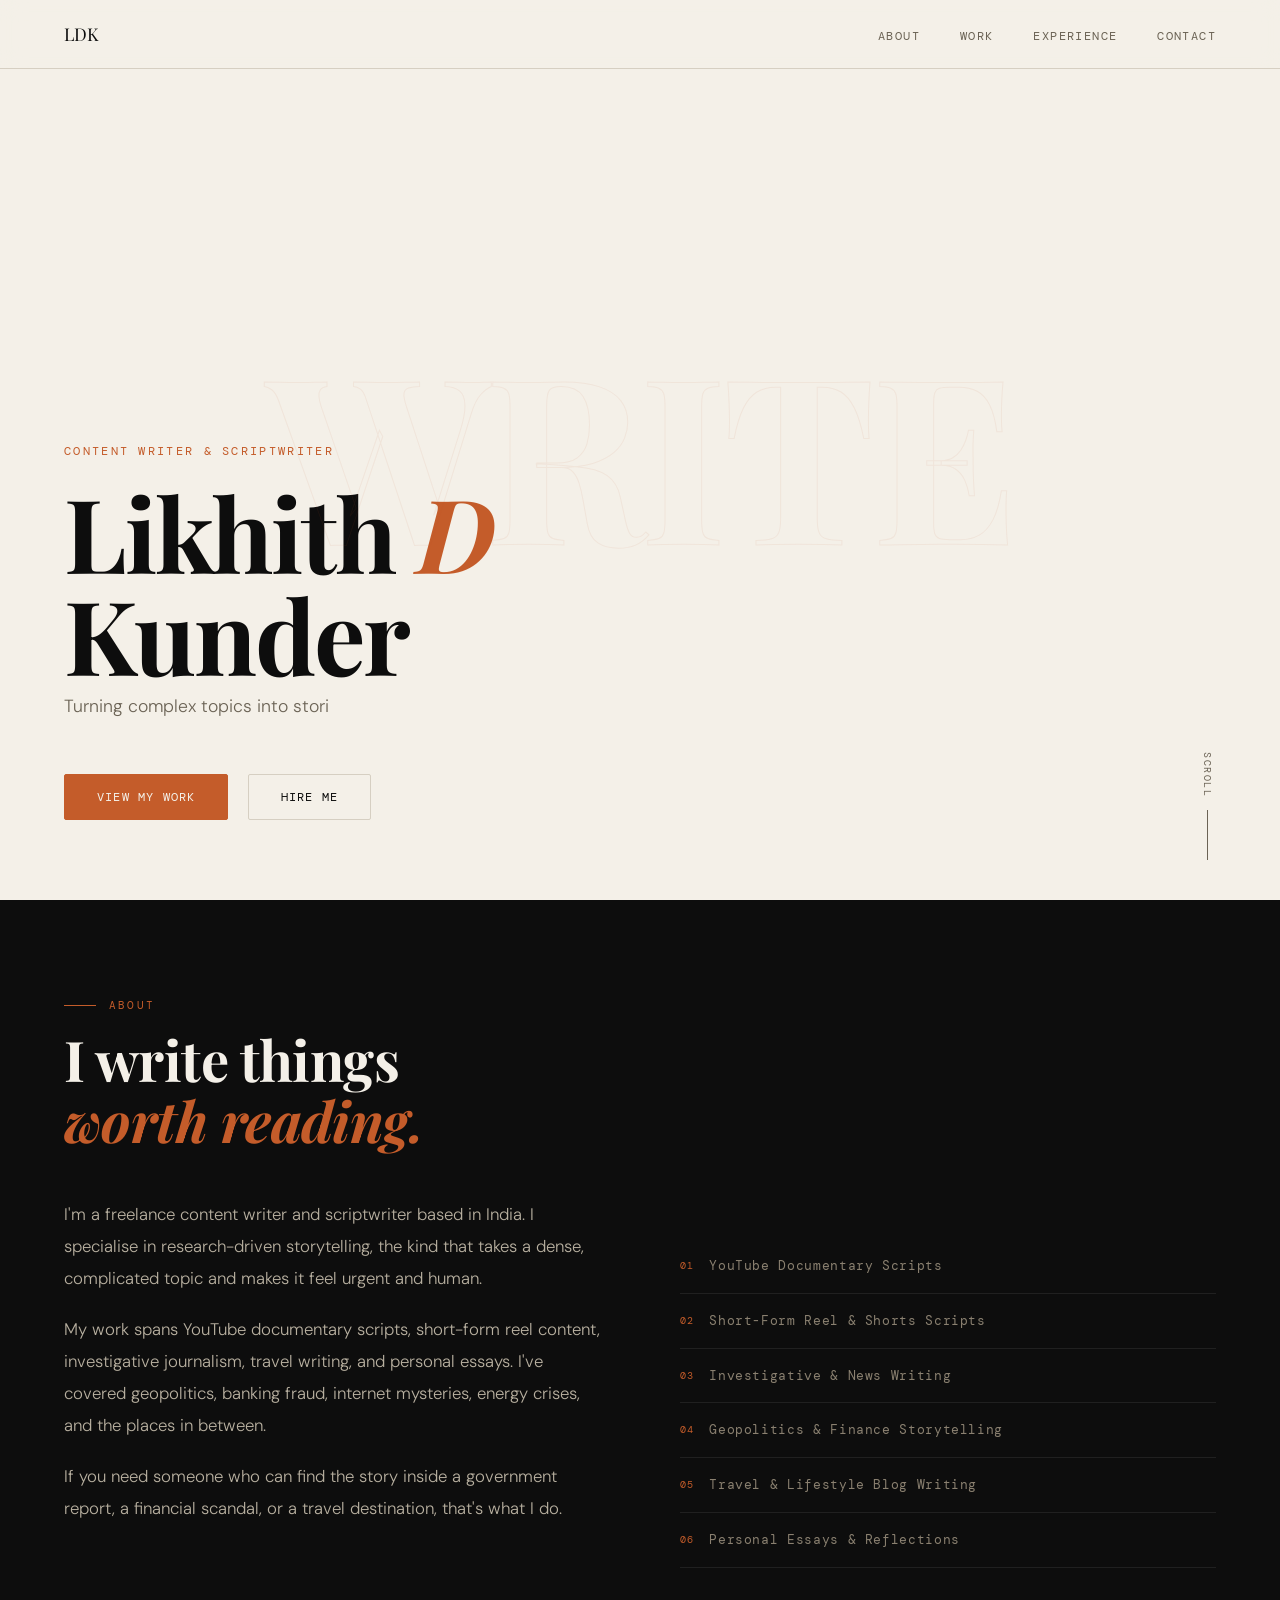
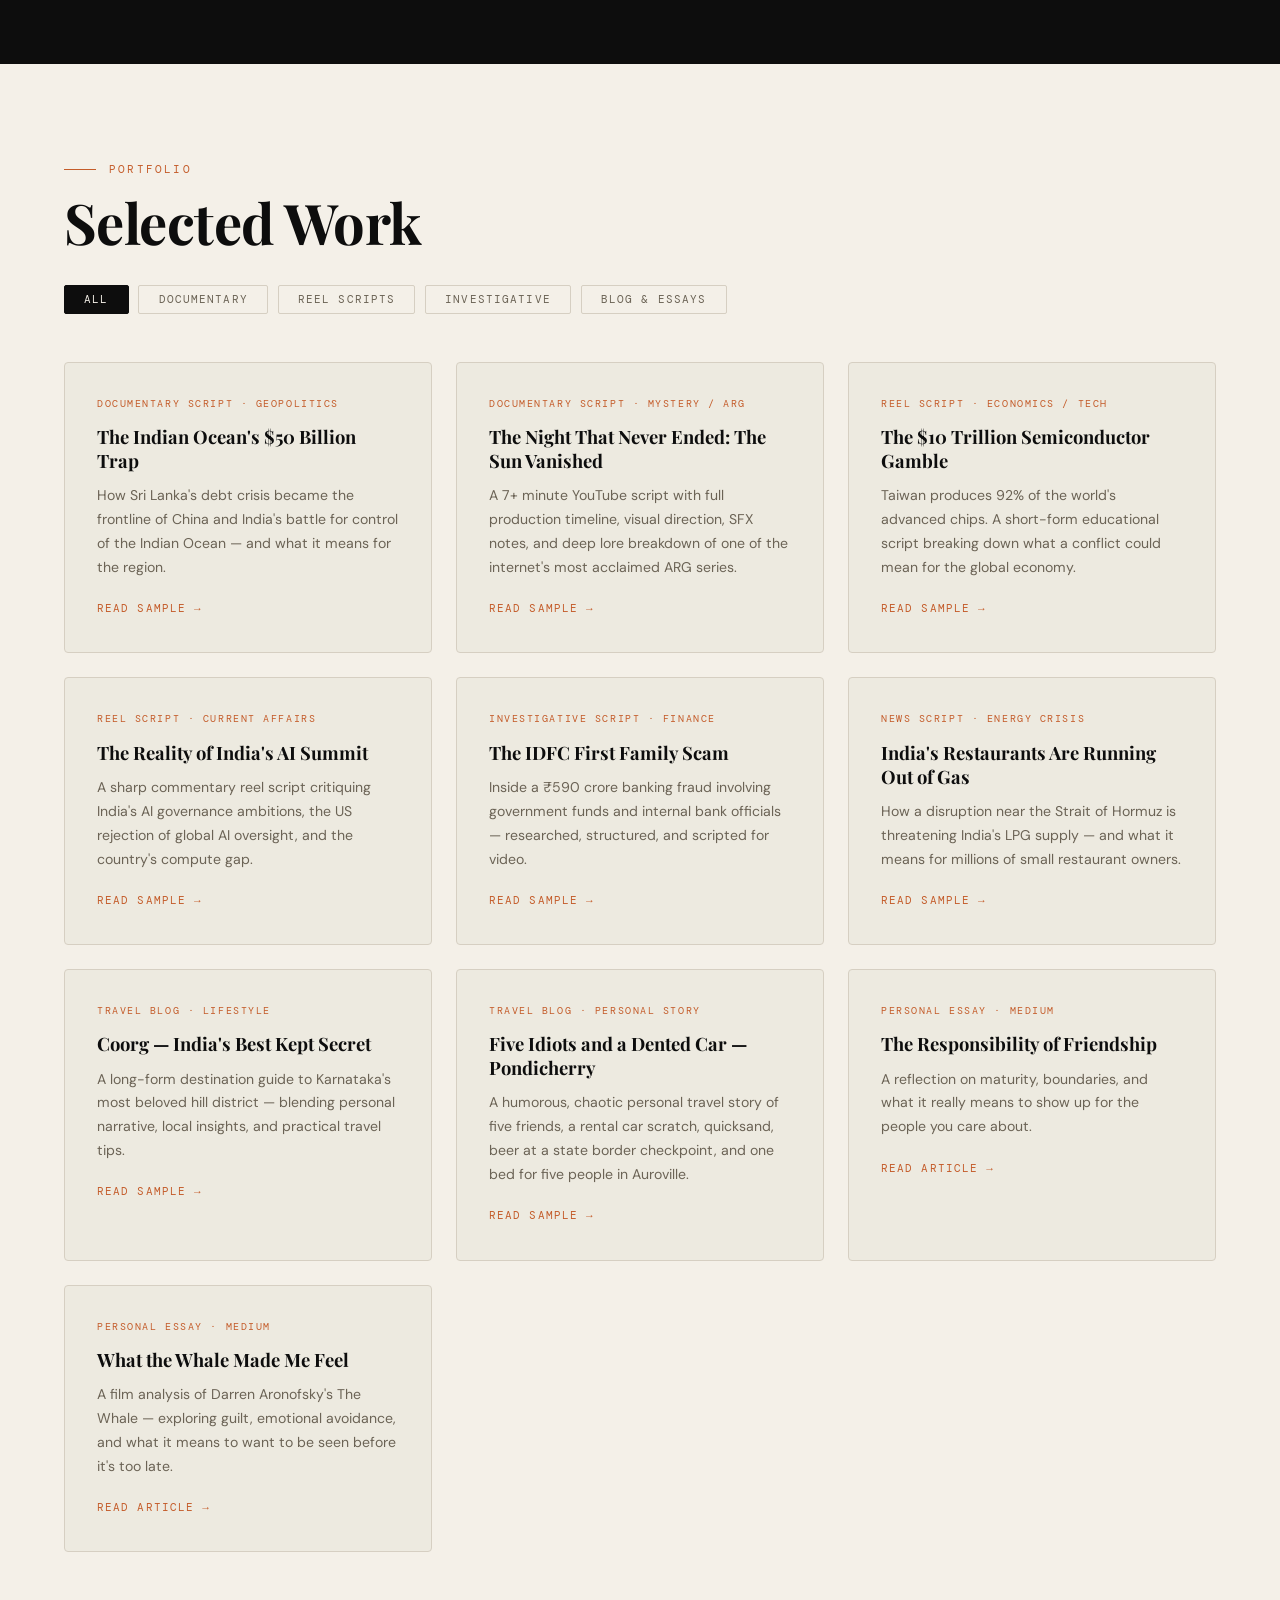
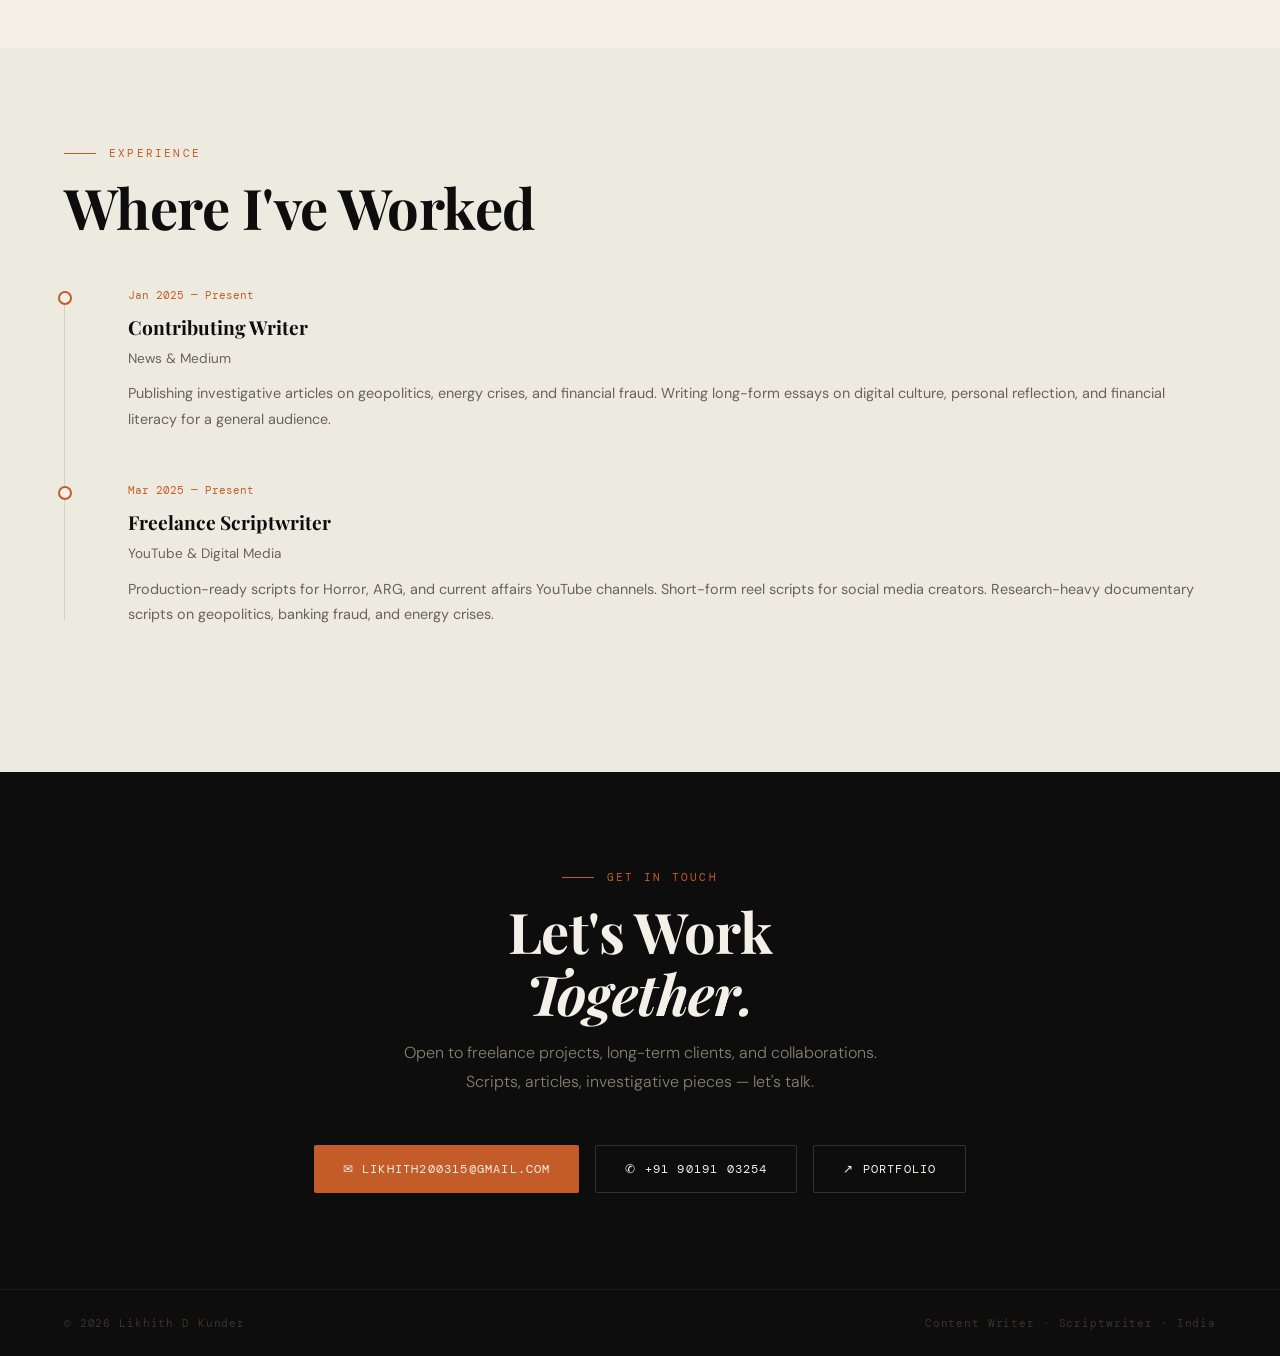
<file: index (2).html>
<!DOCTYPE html>
<html lang="en">
<head>
<meta charset="UTF-8"/>
<meta name="viewport" content="width=device-width, initial-scale=1.0"/>
<title>Likhith D Kunder — Content Writer & Scriptwriter</title>
<link rel="preconnect" href="https://fonts.googleapis.com"/>
<link rel="preconnect" href="https://fonts.gstatic.com" crossorigin/>
<link href="https://fonts.googleapis.com/css2?family=Playfair+Display:ital,wght@0,400;0,700;1,400&family=DM+Mono:wght@300;400&family=DM+Sans:wght@300;400;500&display=swap" rel="stylesheet"/>
<style>
  :root {
    --ink: #0d0d0d;
    --paper: #f4f0e8;
    --accent: #c45c2a;
    --muted: #6b6355;
    --border: #d6cfc2;
    --card: #edeae0;
  }
  *, *::before, *::after { box-sizing: border-box; margin: 0; padding: 0; }
  html { scroll-behavior: smooth; }
  body {
    background: var(--paper);
    color: var(--ink);
    font-family: 'DM Sans', sans-serif;
    font-size: 16px;
    line-height: 1.7;
    overflow-x: hidden;
  }
  nav {
    position: fixed; top: 0; left: 0; right: 0; z-index: 100;
    display: flex; align-items: center; justify-content: space-between;
    padding: 1.2rem 4rem;
    background: rgba(244,240,232,0.92);
    backdrop-filter: blur(12px);
    border-bottom: 1px solid var(--border);
  }
  .nav-logo { font-family: 'Playfair Display', serif; font-size: 1.1rem; color: var(--ink); text-decoration: none; }
  .nav-links { display: flex; gap: 2.5rem; list-style: none; }
  .nav-links a {
    font-family: 'DM Mono', monospace; font-size: 0.72rem; letter-spacing: 0.12em; text-transform: uppercase;
    color: var(--muted); text-decoration: none; transition: color 0.2s;
  }
  .nav-links a:hover { color: var(--accent); }
  #hero {
    min-height: 100vh; display: flex; flex-direction: column; justify-content: flex-end;
    padding: 0 4rem 5rem; position: relative; overflow: hidden;
  }
  .hero-bg-text {
    position: absolute; top: 50%; left: 50%; transform: translate(-50%, -50%);
    font-family: 'Playfair Display', serif; font-size: clamp(8rem, 18vw, 22rem);
    font-weight: 700; color: transparent; -webkit-text-stroke: 1px rgba(196,92,42,0.07);
    white-space: nowrap; pointer-events: none; user-select: none; letter-spacing: -0.02em;
  }
  .hero-label {
    font-family: 'DM Mono', monospace; font-size: 0.72rem; letter-spacing: 0.2em; text-transform: uppercase;
    color: var(--accent); margin-bottom: 1.2rem;
  }
  .hero-name {
    font-family: 'Playfair Display', serif; font-size: clamp(3rem, 8vw, 7rem);
    font-weight: 700; line-height: 1.0; letter-spacing: -0.02em; margin-bottom: 0.4rem;
  }
  .hero-name em { font-style: italic; color: var(--accent); }
  .hero-tagline {
    font-size: 1.1rem; color: var(--muted); font-weight: 300;
    max-width: 520px; margin-bottom: 3rem; min-height: 1.9em;
  }
  .hero-cta { display: flex; gap: 1.2rem; flex-wrap: wrap; }
  .btn {
    display: inline-block; padding: 0.75rem 2rem;
    font-family: 'DM Mono', monospace; font-size: 0.75rem; letter-spacing: 0.1em; text-transform: uppercase;
    text-decoration: none; transition: all 0.25s; border-radius: 2px;
  }
  .btn-primary { background: var(--accent); color: var(--paper); border: 1.5px solid var(--accent); }
  .btn-primary:hover { background: #a8481e; border-color: #a8481e; transform: translateY(-2px); }
  .btn-outline { background: transparent; color: var(--ink); border: 1.5px solid var(--border); }
  .btn-outline:hover { border-color: var(--ink); transform: translateY(-2px); }
  .hero-scroll {
    position: absolute; bottom: 2.5rem; right: 4rem;
    font-family: 'DM Mono', monospace; font-size: 0.65rem; letter-spacing: 0.15em; text-transform: uppercase;
    color: var(--muted); writing-mode: vertical-rl; display: flex; align-items: center; gap: 0.8rem;
  }
  .hero-scroll::after { content: ''; width: 1px; height: 50px; background: var(--muted); }
  section { padding: 6rem 4rem; }
  .section-label {
    font-family: 'DM Mono', monospace; font-size: 0.7rem; letter-spacing: 0.2em; text-transform: uppercase;
    color: var(--accent); margin-bottom: 0.8rem; display: flex; align-items: center; gap: 0.8rem;
  }
  .section-label::before { content: ''; display: inline-block; width: 2rem; height: 1px; background: var(--accent); }
  .section-title {
    font-family: 'Playfair Display', serif; font-size: clamp(2rem, 5vw, 3.5rem);
    font-weight: 700; line-height: 1.1; letter-spacing: -0.01em; margin-bottom: 1rem;
  }
  #about { background: var(--ink); color: var(--paper); }
  #about .section-label { color: #c45c2a; }
  #about .section-label::before { background: #c45c2a; }
  #about .section-title { color: var(--paper); }
  .about-grid { display: grid; grid-template-columns: 1fr 1fr; gap: 5rem; margin-top: 3rem; align-items: start; }
  .about-body { font-size: 1.05rem; line-height: 1.9; color: #b8b0a0; font-weight: 300; }
  .about-body p + p { margin-top: 1.2rem; }
  .niches { margin-top: 2.5rem; }
  .niche-item {
    display: flex; align-items: center; gap: 1rem; padding: 1rem 0;
    border-bottom: 1px solid rgba(255,255,255,0.08);
    font-family: 'DM Mono', monospace; font-size: 0.8rem; letter-spacing: 0.05em;
    color: #8a8070; transition: color 0.2s;
  }
  .niche-item:hover { color: var(--paper); }
  .niche-num { color: var(--accent); font-size: 0.65rem; }
  #work { background: var(--paper); }
  .work-filters { display: flex; gap: 0.6rem; flex-wrap: wrap; margin: 2rem 0 3rem; }
  .filter-btn {
    padding: 0.4rem 1.2rem; font-family: 'DM Mono', monospace; font-size: 0.7rem;
    letter-spacing: 0.1em; text-transform: uppercase; border: 1px solid var(--border);
    background: transparent; color: var(--muted); cursor: pointer; border-radius: 2px; transition: all 0.2s;
  }
  .filter-btn.active, .filter-btn:hover { background: var(--ink); color: var(--paper); border-color: var(--ink); }
  .work-grid { display: grid; grid-template-columns: repeat(auto-fill, minmax(320px, 1fr)); gap: 1.5rem; }
  .work-card {
    background: var(--card); border: 1px solid var(--border); border-radius: 4px;
    padding: 2rem; position: relative; overflow: hidden; transition: transform 0.3s, box-shadow 0.3s;
  }
  .work-card:hover { transform: translateY(-4px); box-shadow: 0 16px 40px rgba(0,0,0,0.1); }
  .work-card::before {
    content: ''; position: absolute; left: 0; top: 0; bottom: 0; width: 3px;
    background: var(--accent); transform: scaleY(0); transform-origin: bottom; transition: transform 0.3s;
  }
  .work-card:hover::before { transform: scaleY(1); }
  .work-tag { font-family: 'DM Mono', monospace; font-size: 0.65rem; letter-spacing: 0.15em; text-transform: uppercase; color: var(--accent); margin-bottom: 0.8rem; }
  .work-title { font-family: 'Playfair Display', serif; font-size: 1.15rem; font-weight: 700; line-height: 1.3; margin-bottom: 0.7rem; color: var(--ink); }
  .work-desc { font-size: 0.88rem; color: var(--muted); line-height: 1.7; }
  .work-link {
    display: inline-flex; align-items: center; gap: 0.4rem; margin-top: 1.2rem;
    font-family: 'DM Mono', monospace; font-size: 0.68rem; letter-spacing: 0.1em; text-transform: uppercase;
    color: var(--accent); text-decoration: none; transition: gap 0.2s;
  }
  .work-link:hover { gap: 0.7rem; }
  .work-card.hidden { display: none; }
  #experience { background: var(--card); }
  .timeline { margin-top: 3rem; position: relative; padding-left: 2rem; }
  .timeline::before { content: ''; position: absolute; left: 0; top: 8px; bottom: 8px; width: 1px; background: var(--border); }
  .timeline-item { position: relative; margin-bottom: 3rem; padding-left: 2rem; }
  .timeline-item::before {
    content: ''; position: absolute; left: -2.35rem; top: 5px;
    width: 14px; height: 14px; border-radius: 50%;
    background: var(--paper); border: 2px solid var(--accent);
  }
  .timeline-date { font-family: 'DM Mono', monospace; font-size: 0.7rem; color: var(--accent); margin-bottom: 0.4rem; }
  .timeline-role { font-family: 'Playfair Display', serif; font-size: 1.2rem; font-weight: 700; margin-bottom: 0.2rem; }
  .timeline-org { font-size: 0.85rem; color: var(--muted); margin-bottom: 0.7rem; }
  .timeline-desc { font-size: 0.9rem; color: var(--muted); line-height: 1.8; }
  #contact { background: var(--ink); color: var(--paper); text-align: center; }
  #contact .section-label { justify-content: center; color: #c45c2a; }
  #contact .section-label::before { background: #c45c2a; }
  #contact .section-title { color: var(--paper); }
  .contact-sub { color: #8a8070; font-size: 1rem; margin-bottom: 3rem; font-weight: 300; line-height: 1.8; }
  .contact-links { display: flex; gap: 1rem; justify-content: center; flex-wrap: wrap; }
  .contact-link {
    display: inline-flex; align-items: center; gap: 0.6rem; padding: 0.8rem 1.8rem;
    font-family: 'DM Mono', monospace; font-size: 0.75rem; letter-spacing: 0.1em; text-transform: uppercase;
    text-decoration: none; border-radius: 2px; transition: all 0.2s;
  }
  .cl-email { background: var(--accent); color: var(--paper); }
  .cl-email:hover { background: #a8481e; transform: translateY(-2px); }
  .cl-phone { border: 1px solid rgba(255,255,255,0.15); color: var(--paper); }
  .cl-phone:hover { border-color: var(--paper); transform: translateY(-2px); }
  .cl-port { border: 1px solid rgba(255,255,255,0.15); color: var(--paper); }
  .cl-port:hover { border-color: var(--paper); transform: translateY(-2px); }
  footer {
    background: var(--ink); border-top: 1px solid rgba(255,255,255,0.06);
    padding: 1.5rem 4rem; display: flex; justify-content: space-between; align-items: center;
  }
  footer p { font-family: 'DM Mono', monospace; font-size: 0.68rem; color: #3a342c; letter-spacing: 0.08em; }
  .reveal { opacity: 0; transform: translateY(30px); transition: opacity 0.7s ease, transform 0.7s ease; }
  .reveal.visible { opacity: 1; transform: translateY(0); }
  @media (max-width: 768px) {
    nav { padding: 1rem 1.5rem; }
    .nav-links { gap: 1.2rem; }
    .nav-links a { font-size: 0.65rem; }
    section, #hero { padding: 4rem 1.5rem; }
    #hero { padding-bottom: 4rem; }
    .about-grid { grid-template-columns: 1fr; gap: 2.5rem; }
    .work-grid { grid-template-columns: 1fr; }
    .hero-scroll { display: none; }
    footer { flex-direction: column; gap: 0.5rem; text-align: center; }
  }
</style>
</head>
<body>

<nav>
  <a href="#hero" class="nav-logo">LDK</a>
  <ul class="nav-links">
    <li><a href="#about">About</a></li>
    <li><a href="#work">Work</a></li>
    <li><a href="#experience">Experience</a></li>
    <li><a href="#contact">Contact</a></li>
  </ul>
</nav>

<section id="hero">
  <div class="hero-bg-text">WRITE</div>
  <p class="hero-label">Content Writer &amp; Scriptwriter</p>
  <h1 class="hero-name">Likhith <em>D</em><br>Kunder</h1>
  <p class="hero-tagline" id="tagline"></p>
  <div class="hero-cta">
    <a href="#work" class="btn btn-primary">View My Work</a>
    <a href="mailto:likhith200315@gmail.com" class="btn btn-outline">Hire Me</a>
  </div>
  <div class="hero-scroll">Scroll</div>
</section>

<section id="about">
  <p class="section-label reveal">About</p>
  <h2 class="section-title reveal">I write things<br><em style="font-style:italic;color:#c45c2a">worth reading.</em></h2>
  <div class="about-grid">
    <div class="about-body reveal">
      <p>I'm a freelance content writer and scriptwriter based in India. I specialise in research-driven storytelling, the kind that takes a dense, complicated topic and makes it feel urgent and human.</p>
      <p>My work spans YouTube documentary scripts, short-form reel content, investigative journalism, travel writing, and personal essays. I've covered geopolitics, banking fraud, internet mysteries, energy crises, and the places in between.</p>
      <p>If you need someone who can find the story inside a government report, a financial scandal, or a travel destination, that's what I do.</p>
    </div>
    <div class="niches reveal">
      <div class="niche-item"><span class="niche-num">01</span> YouTube Documentary Scripts</div>
      <div class="niche-item"><span class="niche-num">02</span> Short-Form Reel &amp; Shorts Scripts</div>
      <div class="niche-item"><span class="niche-num">03</span> Investigative &amp; News Writing</div>
      <div class="niche-item"><span class="niche-num">04</span> Geopolitics &amp; Finance Storytelling</div>
      <div class="niche-item"><span class="niche-num">05</span> Travel &amp; Lifestyle Blog Writing</div>
      <div class="niche-item"><span class="niche-num">06</span> Personal Essays &amp; Reflections</div>
    </div>
  </div>
</section>

<section id="work">
  <p class="section-label reveal">Portfolio</p>
  <h2 class="section-title reveal">Selected Work</h2>
  <div class="work-filters reveal">
    <button class="filter-btn active" data-filter="all">All</button>
    <button class="filter-btn" data-filter="documentary">Documentary</button>
    <button class="filter-btn" data-filter="reel">Reel Scripts</button>
    <button class="filter-btn" data-filter="investigative">Investigative</button>
    <button class="filter-btn" data-filter="blog">Blog &amp; Essays</button>
  </div>
  <div class="work-grid">
    <div class="work-card reveal" data-cat="documentary">
      <p class="work-tag">Documentary Script · Geopolitics</p>
      <h3 class="work-title">The Indian Ocean's $50 Billion Trap</h3>
      <p class="work-desc">How Sri Lanka's debt crisis became the frontline of China and India's battle for control of the Indian Ocean — and what it means for the region.</p>
      <a href="https://drive.google.com/file/d/1R0tQJaLFXetGmIhN32o9UlX9P3KNSUJ2/view?usp=sharing" class="work-link" target="_blank">Read Sample →</a>
    </div>
    <div class="work-card reveal" data-cat="documentary">
      <p class="work-tag">Documentary Script · Mystery / ARG</p>
      <h3 class="work-title">The Night That Never Ended: The Sun Vanished</h3>
      <p class="work-desc">A 7+ minute YouTube script with full production timeline, visual direction, SFX notes, and deep lore breakdown of one of the internet's most acclaimed ARG series.</p>
      <a href="https://docs.google.com/document/d/1-im5RK4_h_kfGRGT2oeZpc9AHo17aCqy_zSuVI-_xH8/edit?usp=sharing" class="work-link" target="_blank">Read Sample →</a>
    </div>
    <div class="work-card reveal" data-cat="reel">
      <p class="work-tag">Reel Script · Economics / Tech</p>
      <h3 class="work-title">The $10 Trillion Semiconductor Gamble</h3>
      <p class="work-desc">Taiwan produces 92% of the world's advanced chips. A short-form educational script breaking down what a conflict could mean for the global economy.</p>
      <a href="https://drive.google.com/file/d/1uNEH_ZkGZABWyQkLHxnh1--w4UmGLJ8Y/view?usp=sharing" class="work-link" target="_blank">Read Sample →</a>
    </div>
    <div class="work-card reveal" data-cat="reel">
      <p class="work-tag">Reel Script · Current Affairs</p>
      <h3 class="work-title">The Reality of India's AI Summit</h3>
      <p class="work-desc">A sharp commentary reel script critiquing India's AI governance ambitions, the US rejection of global AI oversight, and the country's compute gap.</p>
      <a href="https://drive.google.com/file/d/1kI0cHd_huCIzVHvgL48ZCObV6BpXbKWh/view?usp=sharing" class="work-link" target="_blank">Read Sample →</a>
    </div>
    <div class="work-card reveal" data-cat="investigative">
      <p class="work-tag">Investigative Script · Finance</p>
      <h3 class="work-title">The IDFC First Family Scam</h3>
      <p class="work-desc">Inside a ₹590 crore banking fraud involving government funds and internal bank officials — researched, structured, and scripted for video.</p>
      <a href="https://drive.google.com/file/d/14EAXOMFD4hCbfFvT-L39G37wJEgOp-kO/view?usp=sharing" class="work-link" target="_blank">Read Sample →</a>
    </div>
    <div class="work-card reveal" data-cat="investigative">
      <p class="work-tag">News Script · Energy Crisis</p>
      <h3 class="work-title">India's Restaurants Are Running Out of Gas</h3>
      <p class="work-desc">How a disruption near the Strait of Hormuz is threatening India's LPG supply — and what it means for millions of small restaurant owners.</p>
      <a href="https://docs.google.com/document/d/1zK72f4976JqzYTEKphjVg7lquSYfM-ySSQ8iOEcGZks/edit?usp=sharing" class="work-link" target="_blank">Read Sample →</a>
    </div>
    <div class="work-card reveal" data-cat="blog">
      <p class="work-tag">Travel Blog · Lifestyle</p>
      <h3 class="work-title">Coorg — India's Best Kept Secret</h3>
      <p class="work-desc">A long-form destination guide to Karnataka's most beloved hill district — blending personal narrative, local insights, and practical travel tips.</p>
      <a href="https://docs.google.com/document/d/1ibId2OREcR-F1cgaMePlkVnAMj4EcXxZ/edit?usp=sharing" class="work-link" target="_blank">Read Sample →</a>
    </div>
    <div class="work-card reveal" data-cat="blog">
      <p class="work-tag">Travel Blog · Personal Story</p>
      <h3 class="work-title">Five Idiots and a Dented Car — Pondicherry</h3>
      <p class="work-desc">A humorous, chaotic personal travel story of five friends, a rental car scratch, quicksand, beer at a state border checkpoint, and one bed for five people in Auroville.</p>
      <a href="https://docs.google.com/document/d/1a-Y4ksJuiLr_YQeB4ywzun6eBY1WP7Py/edit?usp=drive_link" class="work-link" target="_blank">Read Sample →</a>
    </div>
    <div class="work-card reveal" data-cat="blog">
      <p class="work-tag">Personal Essay · Medium</p>
      <h3 class="work-title">The Responsibility of Friendship</h3>
      <p class="work-desc">A reflection on maturity, boundaries, and what it really means to show up for the people you care about.</p>
      <a href="https://docs.google.com/document/d/1R9qPiLzmXCfoY3uLwsW0GF7yErX8W-WJ3V0qWu8meFg/edit?usp=sharing" class="work-link" target="_blank">Read Article →</a>
    </div>
    <div class="work-card reveal" data-cat="blog">
      <p class="work-tag">Personal Essay · Medium</p>
      <h3 class="work-title">What the Whale Made Me Feel</h3>
      <p class="work-desc">A film analysis of Darren Aronofsky's The Whale — exploring guilt, emotional avoidance, and what it means to want to be seen before it's too late.</p>
      <a href="https://docs.google.com/document/d/1A3UdoaQZmt9fHenCsIMyJ46xtBGfNxZ9sItMvTWCIjk/edit?usp=sharing" class="work-link" target="_blank">Read Article →</a>
    </div>
  </div>
</section>

<section id="experience">
  <p class="section-label reveal">Experience</p>
  <h2 class="section-title reveal">Where I've Worked</h2>
  <div class="timeline">
    <div class="timeline-item reveal">
      <p class="timeline-date">Jan 2025 — Present</p>
      <p class="timeline-role">Contributing Writer</p>
      <p class="timeline-org">News &amp; Medium</p>
      <p class="timeline-desc">Publishing investigative articles on geopolitics, energy crises, and financial fraud. Writing long-form essays on digital culture, personal reflection, and financial literacy for a general audience.</p>
    </div>
    <div class="timeline-item reveal">
      <p class="timeline-date">Mar 2025 — Present</p>
      <p class="timeline-role">Freelance Scriptwriter</p>
      <p class="timeline-org">YouTube &amp; Digital Media</p>
      <p class="timeline-desc">Production-ready scripts for Horror, ARG, and current affairs YouTube channels. Short-form reel scripts for social media creators. Research-heavy documentary scripts on geopolitics, banking fraud, and energy crises.</p>
    </div>
  </div>
</section>

<section id="contact">
  <p class="section-label">Get In Touch</p>
  <h2 class="section-title">Let's Work<br><em style="font-style:italic">Together.</em></h2>
  <p class="contact-sub">Open to freelance projects, long-term clients, and collaborations.<br>Scripts, articles, investigative pieces — let's talk.</p>
  <div class="contact-links">
    <a href="mailto:likhith200315@gmail.com" class="contact-link cl-email">✉ likhith200315@gmail.com</a>
    <a href="tel:+919019103254" class="contact-link cl-phone">✆ +91 90191 03254</a>
    <a href="https://likhith5911.github.io/likhith-portfolio/" target="_blank" class="contact-link cl-port">↗ Portfolio</a>
  </div>
</section>

<footer>
  <p>© 2026 Likhith D Kunder</p>
  <p>Content Writer · Scriptwriter · India</p>
</footer>

<script>
const observer = new IntersectionObserver((entries) => {
  entries.forEach((e) => {
    if (e.isIntersecting) e.target.classList.add('visible');
  });
}, { threshold: 0.1 });
document.querySelectorAll('.reveal').forEach(el => observer.observe(el));

document.querySelectorAll('.filter-btn').forEach(btn => {
  btn.addEventListener('click', () => {
    document.querySelectorAll('.filter-btn').forEach(b => b.classList.remove('active'));
    btn.classList.add('active');
    const f = btn.dataset.filter;
    document.querySelectorAll('.work-card').forEach(c => {
      c.classList.toggle('hidden', f !== 'all' && c.dataset.cat !== f);
    });
  });
});

const lines = [
  "Turning complex topics into stories people actually finish reading.",
  "Scripts, articles, and essays — research-driven.",
  "Geopolitics. Finance. Mystery. Travel. Essays.",
];
let li = 0, ci = 0, del = false;
const el = document.getElementById('tagline');
function type() {
  const cur = lines[li];
  if (!del) {
    el.textContent = cur.slice(0, ++ci);
    if (ci === cur.length) { del = true; setTimeout(type, 1800); return; }
  } else {
    el.textContent = cur.slice(0, --ci);
    if (ci === 0) { del = false; li = (li + 1) % lines.length; }
  }
  setTimeout(type, del ? 40 : 60);
}
type();
</script>
</body>
</html>
</file>
